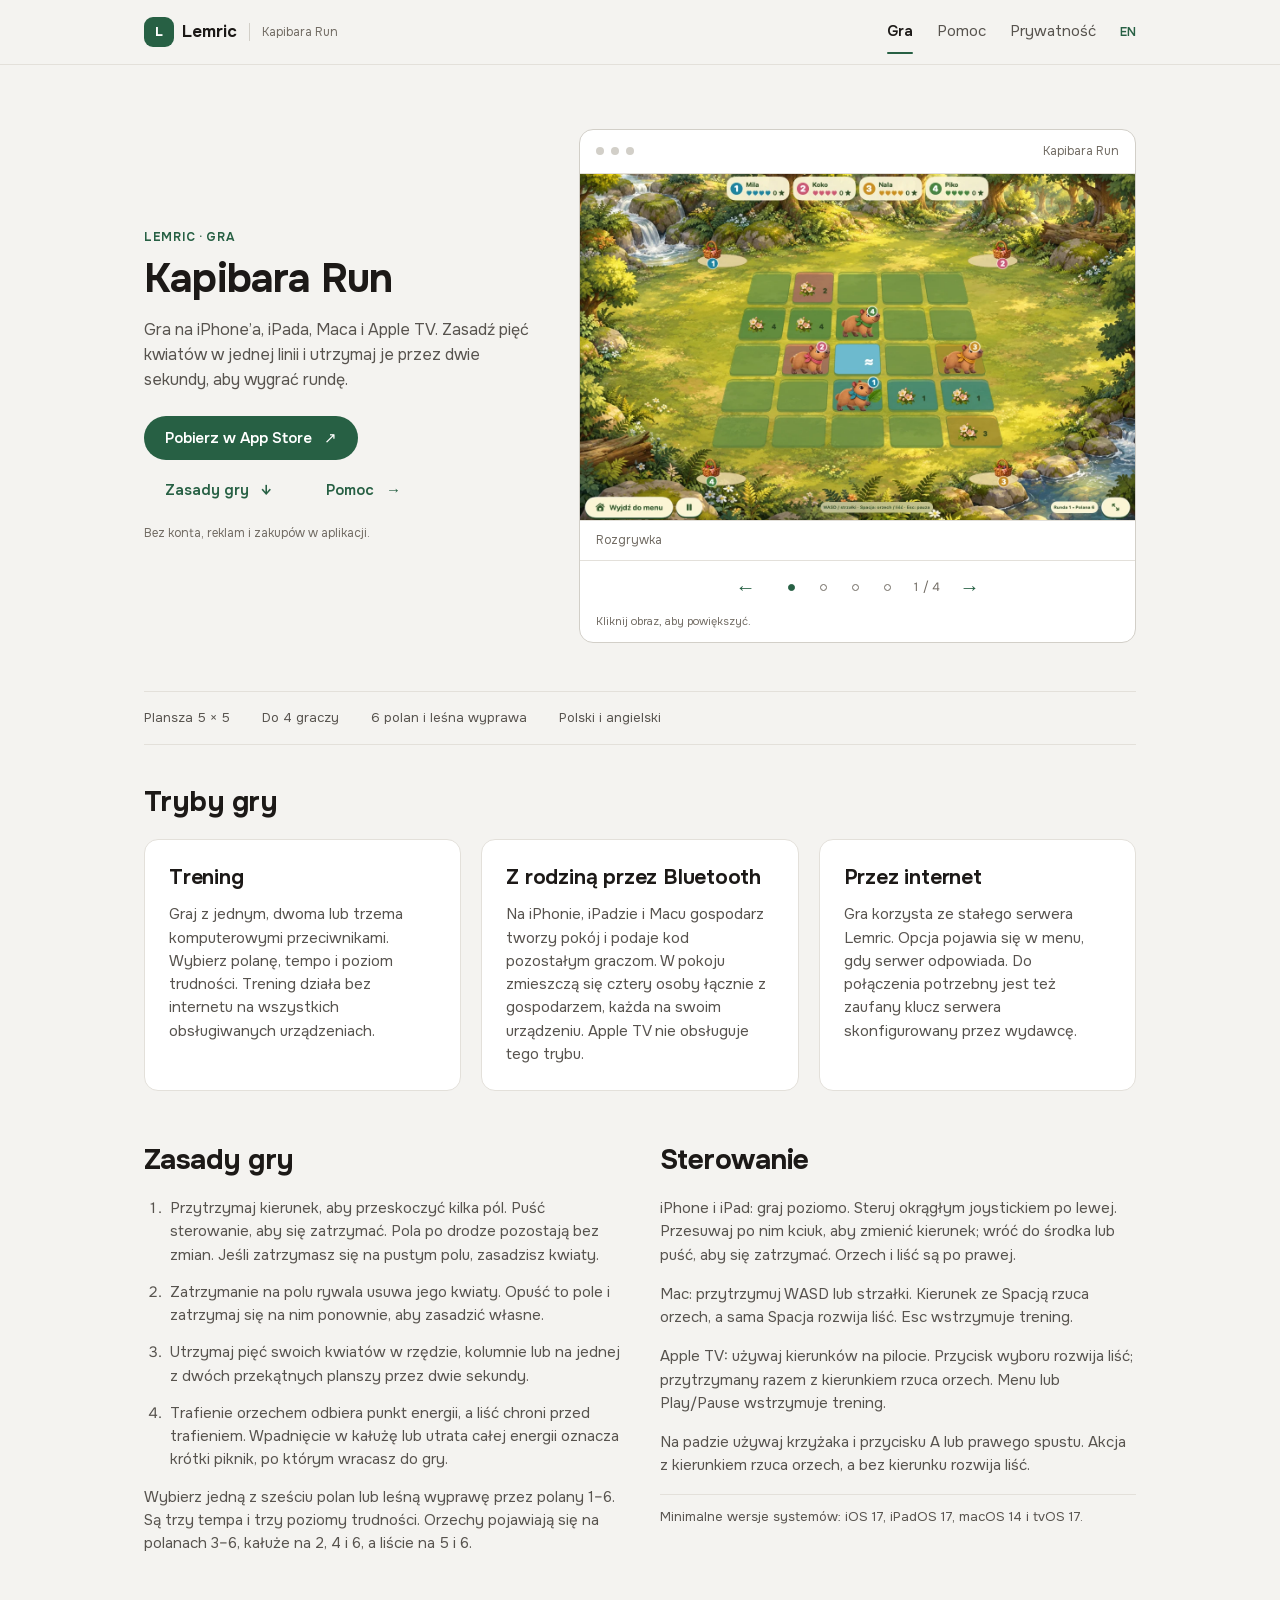
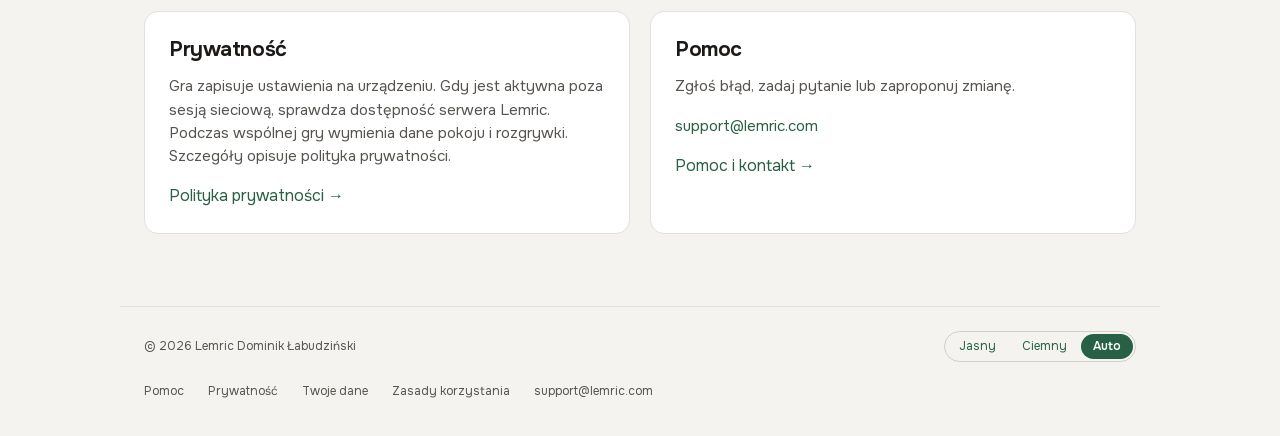
<file: index.html>
<!DOCTYPE html>

<html lang="pl">
<head>
<meta charset="utf-8"/>
<meta content="width=device-width, initial-scale=1" name="viewport"/>
<meta content="light dark" name="color-scheme"/>
<meta content="Kapibara Run na iPhone’a, iPada, Maca i Apple TV. Zasady gry, sterowanie, pomoc i polityka prywatności." name="description"/>
<meta content="strict-origin-when-cross-origin" name="referrer"/>
<meta content="website" property="og:type"/>
<meta content="Kapibara Run · Lemric" property="og:title"/>
<meta content="Kapibara Run na iPhone’a, iPada, Maca i Apple TV. Zasady gry, sterowanie, pomoc i polityka prywatności." property="og:description"/>
<title>Kapibara Run · Lemric</title>
<link href="assets/icon.png" rel="icon" type="image/png"/>
<link href="assets/style.css" rel="stylesheet"/>
<link href="en/index.html" hreflang="en" rel="alternate"/>
<link as="font" crossorigin="" href="assets/Onest-Latin.woff2" rel="preload" type="font/woff2"/><script src="assets/theme.js"></script></head>
<body>
<a class="skip" href="#main">Przejdź do treści</a>
<header class="masthead"><div class="masthead-inner"><a class="brand" href="index.html"><span aria-hidden="true" class="brand-mark">L</span><span>Lemric</span></a><span class="product-name">Kapibara Run</span><nav aria-label="Nawigacja główna"><a aria-current="page" href="index.html">Gra</a><a href="support.html">Pomoc</a><a href="privacy.html">Prywatność</a><a class="language" href="en/index.html" hreflang="en" lang="en">EN</a></nav></div></header>
<main class="site-main wrap" id="main"><section class="product-hero"><div class="hero-copy"><p class="eyebrow">LEMRIC · GRA</p><h1>Kapibara Run</h1><p class="lead">Gra na iPhone’a, iPada, Maca i Apple TV. Zasadź pięć kwiatów w jednej linii i utrzymaj je przez dwie sekundy, aby wygrać rundę.</p><div class="actions store-action"><a class="button" href="https://apps.apple.com/us/app/kapibararun/id6821658187">Pobierz w App Store<span aria-hidden="true">↗</span></a></div><div class="actions"><a class="button button-quiet" href="#game">Zasady gry<span aria-hidden="true">↓</span></a><a class="button button-quiet" href="support.html">Pomoc<span aria-hidden="true">→</span></a></div><p class="hero-note">Bez konta, reklam i zakupów w aplikacji.</p></div><section class="product-preview screenshot-carousel" data-carousel="" aria-label="Ekrany gry" aria-roledescription="karuzela">
<div class="preview-bar"><span aria-hidden="true"></span><span aria-hidden="true"></span><span aria-hidden="true"></span><small>Kapibara Run</small></div>
<div class="carousel-track" tabindex="0" aria-label="Zrzuty ekranu — przesuń lub użyj strzałek">
<figure class="carousel-slide" role="group" aria-roledescription="slajd" aria-label="1 z 4: Rozgrywka"><a href="assets/screenshots/pl/game.webp" aria-label="Powiększ: Rozgrywka"><img src="assets/screenshots/pl/game.webp" width="1280" height="800" alt="Plansza z czterema kapibarami, kwiatami i licznikiem energii" fetchpriority="high"/></a><figcaption>Rozgrywka</figcaption></figure>
<figure class="carousel-slide" role="group" aria-roledescription="slajd" aria-label="2 z 4: Menu główne"><a href="assets/screenshots/pl/menu.webp" aria-label="Powiększ: Menu główne"><img src="assets/screenshots/pl/menu.webp" width="1280" height="800" alt="Menu Kapibara Run z wyborem gry i ustawień" loading="lazy"/></a><figcaption>Menu główne</figcaption></figure>
<figure class="carousel-slide" role="group" aria-roledescription="slajd" aria-label="3 z 4: Wygrana runda"><a href="assets/screenshots/pl/win.webp" aria-label="Powiększ: Wygrana runda"><img src="assets/screenshots/pl/win.webp" width="1280" height="800" alt="Okno wygranej Mili po ułożeniu pięciu kwiatów w jednej linii" loading="lazy"/></a><figcaption>Wygrana runda</figcaption></figure>
<figure class="carousel-slide" role="group" aria-roledescription="slajd" aria-label="4 z 4: Pauza"><a href="assets/screenshots/pl/pause.webp" aria-label="Powiększ: Pauza"><img src="assets/screenshots/pl/pause.webp" width="1280" height="800" alt="Wstrzymana rozgrywka z przyciskami powrotu do gry i menu" loading="lazy"/></a><figcaption>Pauza</figcaption></figure>
</div>
<div class="carousel-controls"><button type="button" data-previous="" aria-label="Poprzedni ekran"><span aria-hidden="true">←</span></button><div class="carousel-dots" role="group" aria-label="Wybierz ekran">
<button type="button" data-slide="0" aria-label="Rozgrywka" aria-pressed="true"><span aria-hidden="true"></span></button>
<button type="button" data-slide="1" aria-label="Menu główne" aria-pressed="false"><span aria-hidden="true"></span></button>
<button type="button" data-slide="2" aria-label="Wygrana runda" aria-pressed="false"><span aria-hidden="true"></span></button>
<button type="button" data-slide="3" aria-label="Pauza" aria-pressed="false"><span aria-hidden="true"></span></button>
</div><span class="carousel-count" aria-live="polite" aria-atomic="true">1 / 4</span><button type="button" data-next="" aria-label="Następny ekran"><span aria-hidden="true">→</span></button></div>
<p class="carousel-hint">Kliknij obraz, aby powiększyć.</p>
<dialog class="screenshot-dialog" aria-label="Powiększony ekran gry"><div class="dialog-content"><button class="dialog-close" type="button" autofocus="">Zamknij <span aria-hidden="true">×</span></button><figure><img src="assets/screenshots/pl/game.webp" width="1280" height="800" alt="Plansza z czterema kapibarami, kwiatami i licznikiem energii" loading="lazy"/><figcaption>Rozgrywka</figcaption></figure></div></dialog>
</section></section>
<ul aria-label="Informacje o grze" class="feature-strip"><li>Plansza 5 × 5</li><li>Do 4 graczy</li><li>6 polan i leśna wyprawa</li><li>Polski i angielski</li></ul>
<section class="page-section"><h2>Tryby gry</h2><div class="cards-grid"><article class="info-card"><h3>Trening</h3><p>Graj z jednym, dwoma lub trzema komputerowymi przeciwnikami. Wybierz polanę, tempo i poziom trudności. Trening działa bez internetu na wszystkich obsługiwanych urządzeniach.</p></article><article class="info-card"><h3>Z rodziną przez Bluetooth</h3><p>Na iPhonie, iPadzie i Macu gospodarz tworzy pokój i podaje kod pozostałym graczom. W pokoju zmieszczą się cztery osoby łącznie z gospodarzem, każda na swoim urządzeniu. Apple TV nie obsługuje tego trybu.</p></article><article class="info-card"><h3>Przez internet</h3><p>Gra korzysta ze stałego serwera Lemric. Opcja pojawia się w menu, gdy serwer odpowiada. Do połączenia potrzebny jest też zaufany klucz serwera skonfigurowany przez wydawcę.</p></article></div></section>
<section class="page-section rules-layout" id="game"><div><h2>Zasady gry</h2><ol class="rules-list"><li>Przytrzymaj kierunek, aby przeskoczyć kilka pól. Puść sterowanie, aby się zatrzymać. Pola po drodze pozostają bez zmian. Jeśli zatrzymasz się na pustym polu, zasadzisz kwiaty.</li><li>Zatrzymanie na polu rywala usuwa jego kwiaty. Opuść to pole i zatrzymaj się na nim ponownie, aby zasadzić własne.</li><li>Utrzymaj pięć swoich kwiatów w rzędzie, kolumnie lub na jednej z dwóch przekątnych planszy przez dwie sekundy.</li><li>Trafienie orzechem odbiera punkt energii, a liść chroni przed trafieniem. Wpadnięcie w kałużę lub utrata całej energii oznacza krótki piknik, po którym wracasz do gry.</li></ol><p>Wybierz jedną z sześciu polan lub leśną wyprawę przez polany 1–6. Są trzy tempa i trzy poziomy trudności. Orzechy pojawiają się na polanach 3–6, kałuże na 2, 4 i 6, a liście na 5 i 6.</p></div><div><h2>Sterowanie</h2><p>iPhone i iPad: graj poziomo. Steruj okrągłym joystickiem po lewej. Przesuwaj po nim kciuk, aby zmienić kierunek; wróć do środka lub puść, aby się zatrzymać. Orzech i liść są po prawej.</p><p>Mac: przytrzymuj WASD lub strzałki. Kierunek ze Spacją rzuca orzech, a sama Spacja rozwija liść. Esc wstrzymuje trening.</p><p>Apple TV: używaj kierunków na pilocie. Przycisk wyboru rozwija liść; przytrzymany razem z kierunkiem rzuca orzech. Menu lub Play/Pause wstrzymuje trening.</p><p>Na padzie używaj krzyżaka i przycisku A lub prawego spustu. Akcja z kierunkiem rzuca orzech, a bez kierunku rozwija liść.</p><p class="requirements">Minimalne wersje systemów: iOS 17, iPadOS 17, macOS 14 i tvOS 17.</p></div></section>
<section class="page-section details-grid"><article class="info-card"><h2>Prywatność</h2><p>Gra zapisuje ustawienia na urządzeniu. Gdy jest aktywna poza sesją sieciową, sprawdza dostępność serwera Lemric. Podczas wspólnej gry wymienia dane pokoju i rozgrywki. Szczegóły opisuje polityka prywatności.</p><a href="privacy.html">Polityka prywatności <span aria-hidden="true">→</span></a></article><article class="info-card"><h2>Pomoc</h2><p>Zgłoś błąd, zadaj pytanie lub zaproponuj zmianę.</p><p><a href="mailto:support@lemric.com">support@lemric.com</a></p><a href="support.html">Pomoc i kontakt <span aria-hidden="true">→</span></a></article></section></main>
<footer class="footer wrap"><div class="footer-top"><p>© 2026 Lemric Dominik Łabudziński</p><div aria-label="Motyw strony" class="theme-switcher" role="group"><button aria-pressed="false" data-theme-choice="light" type="button">Jasny</button><button aria-pressed="false" data-theme-choice="dark" type="button">Ciemny</button><button aria-pressed="true" data-theme-choice="auto" type="button">Auto</button></div></div><nav aria-label="Stopka" class="footer-links"><a href="support.html">Pomoc</a><a href="privacy.html">Prywatność</a><a href="privacy-choices.html">Twoje dane</a><a href="terms.html">Zasady korzystania</a><a href="mailto:support@lemric.com">support@lemric.com</a></nav></footer>
<script src="assets/carousel.js"></script>
</body>
</html>
</file>
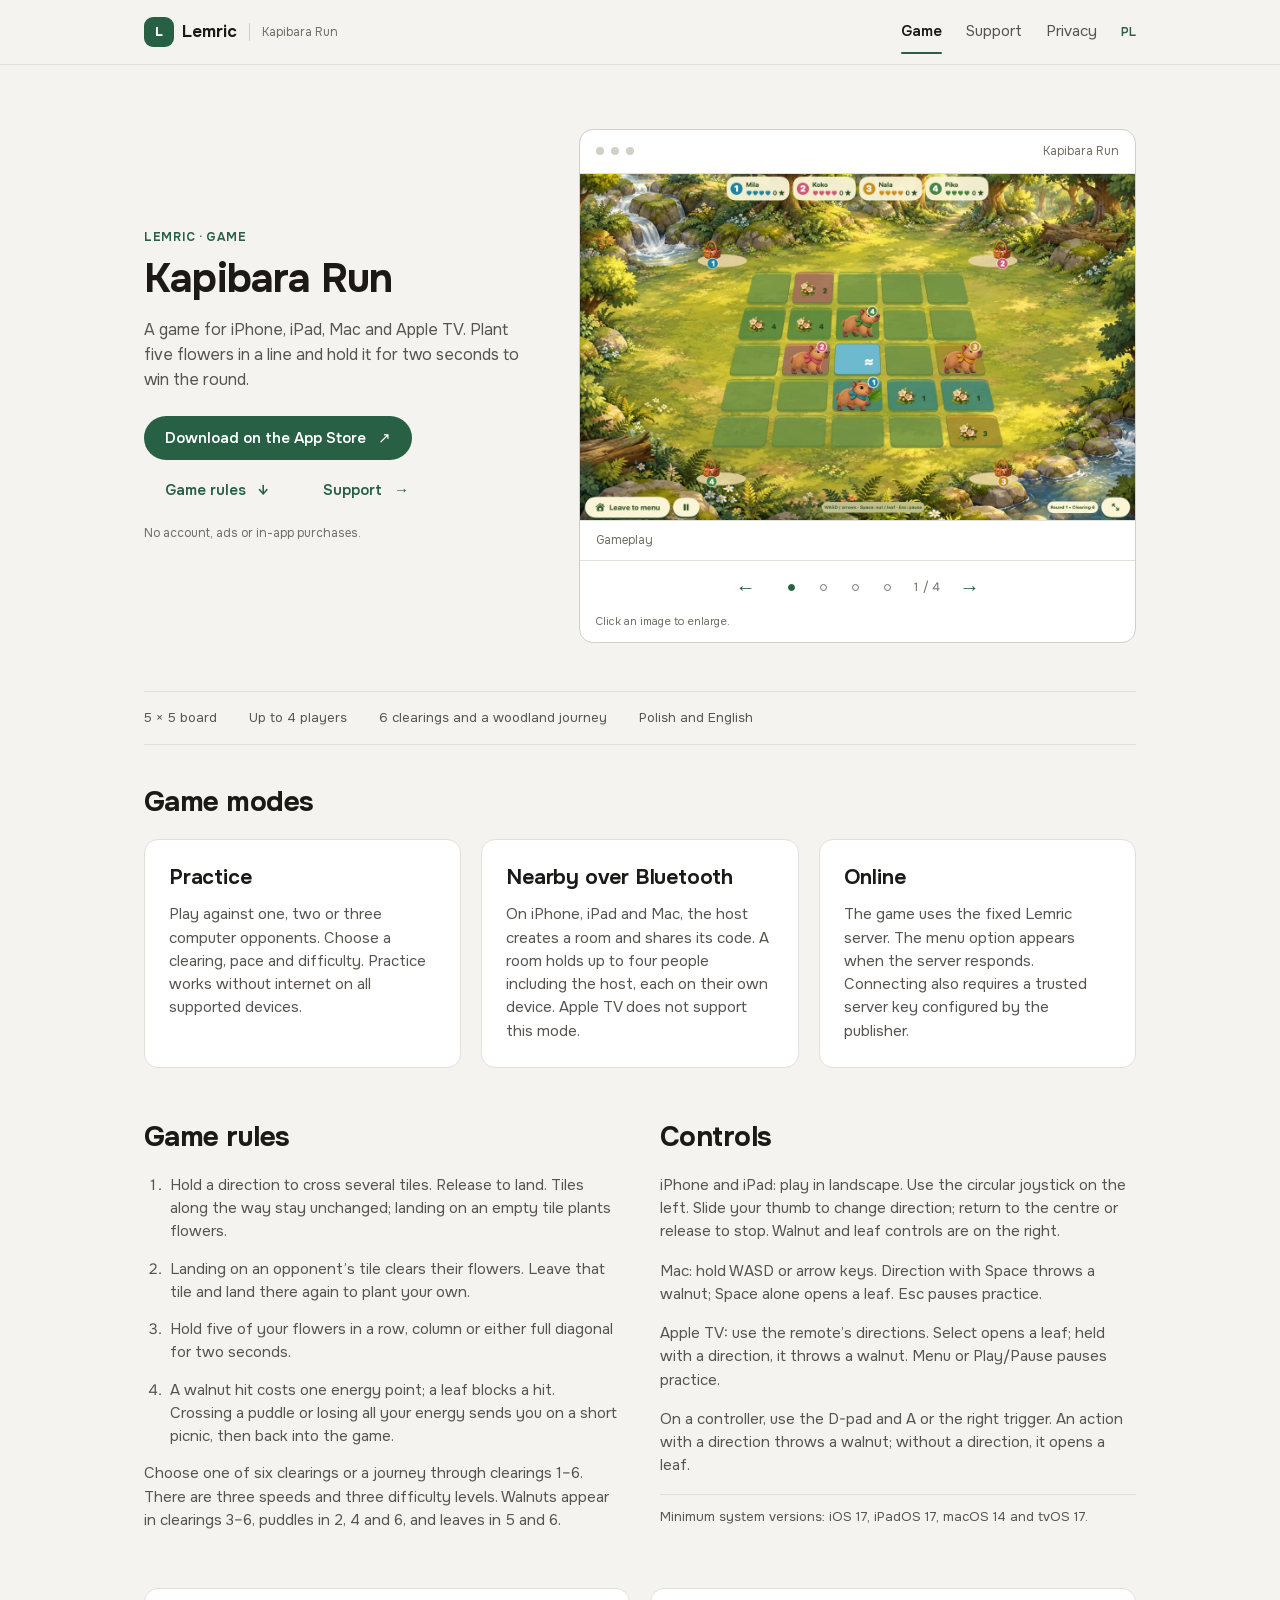
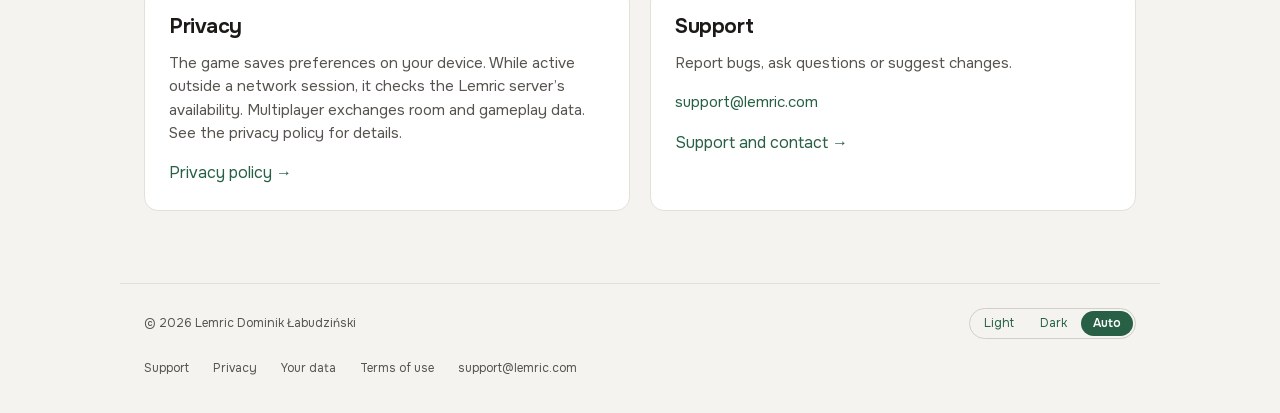
<file: en/index.html>
<!DOCTYPE html>

<html lang="en">
<head>
<meta charset="utf-8"/>
<meta content="width=device-width, initial-scale=1" name="viewport"/>
<meta content="light dark" name="color-scheme"/>
<meta content="Kapibara Run for iPhone, iPad, Mac and Apple TV. Game rules, controls, support and privacy policy." name="description"/>
<meta content="strict-origin-when-cross-origin" name="referrer"/>
<meta content="website" property="og:type"/>
<meta content="Kapibara Run · Lemric" property="og:title"/>
<meta content="Kapibara Run for iPhone, iPad, Mac and Apple TV. Game rules, controls, support and privacy policy." property="og:description"/>
<title>Kapibara Run · Lemric</title>
<link href="../assets/icon.png" rel="icon" type="image/png"/>
<link href="../assets/style.css" rel="stylesheet"/>
<link href="../index.html" hreflang="pl" rel="alternate"/>
<link as="font" crossorigin="" href="../assets/Onest-Latin.woff2" rel="preload" type="font/woff2"/><script src="../assets/theme.js"></script></head>
<body>
<a class="skip" href="#main">Skip to content</a>
<header class="masthead"><div class="masthead-inner"><a class="brand" href="index.html"><span aria-hidden="true" class="brand-mark">L</span><span>Lemric</span></a><span class="product-name">Kapibara Run</span><nav aria-label="Main navigation"><a aria-current="page" href="index.html">Game</a><a href="support.html">Support</a><a href="privacy.html">Privacy</a><a class="language" href="../index.html" hreflang="pl" lang="pl">PL</a></nav></div></header>
<main class="site-main wrap" id="main"><section class="product-hero"><div class="hero-copy"><p class="eyebrow">LEMRIC · GAME</p><h1>Kapibara Run</h1><p class="lead">A game for iPhone, iPad, Mac and Apple TV. Plant five flowers in a line and hold it for two seconds to win the round.</p><div class="actions store-action"><a class="button" href="https://apps.apple.com/us/app/kapibararun/id6821658187">Download on the App Store<span aria-hidden="true">↗</span></a></div><div class="actions"><a class="button button-quiet" href="#game">Game rules<span aria-hidden="true">↓</span></a><a class="button button-quiet" href="support.html">Support<span aria-hidden="true">→</span></a></div><p class="hero-note">No account, ads or in-app purchases.</p></div><section class="product-preview screenshot-carousel" data-carousel="" aria-label="Game screenshots" aria-roledescription="carousel">
<div class="preview-bar"><span aria-hidden="true"></span><span aria-hidden="true"></span><span aria-hidden="true"></span><small>Kapibara Run</small></div>
<div class="carousel-track" tabindex="0" aria-label="Screenshots — swipe or use arrow keys">
<figure class="carousel-slide" role="group" aria-roledescription="slide" aria-label="1 of 4: Gameplay"><a href="../assets/screenshots/en/game.webp" aria-label="Enlarge: Gameplay"><img src="../assets/screenshots/en/game.webp" width="1280" height="800" alt="Game board with four capybaras, flowers and energy indicators" fetchpriority="high"/></a><figcaption>Gameplay</figcaption></figure>
<figure class="carousel-slide" role="group" aria-roledescription="slide" aria-label="2 of 4: Main menu"><a href="../assets/screenshots/en/menu.webp" aria-label="Enlarge: Main menu"><img src="../assets/screenshots/en/menu.webp" width="1280" height="800" alt="Kapibara Run main menu with play and settings controls" loading="lazy"/></a><figcaption>Main menu</figcaption></figure>
<figure class="carousel-slide" role="group" aria-roledescription="slide" aria-label="3 of 4: Round won"><a href="../assets/screenshots/en/win.webp" aria-label="Enlarge: Round won"><img src="../assets/screenshots/en/win.webp" width="1280" height="800" alt="Mila’s victory after holding five flowers in a line" loading="lazy"/></a><figcaption>Round won</figcaption></figure>
<figure class="carousel-slide" role="group" aria-roledescription="slide" aria-label="4 of 4: Pause"><a href="../assets/screenshots/en/pause.webp" aria-label="Enlarge: Pause"><img src="../assets/screenshots/en/pause.webp" width="1280" height="800" alt="Paused game with resume and main menu controls" loading="lazy"/></a><figcaption>Pause</figcaption></figure>
</div>
<div class="carousel-controls"><button type="button" data-previous="" aria-label="Previous screenshot"><span aria-hidden="true">←</span></button><div class="carousel-dots" role="group" aria-label="Choose screenshot">
<button type="button" data-slide="0" aria-label="Gameplay" aria-pressed="true"><span aria-hidden="true"></span></button>
<button type="button" data-slide="1" aria-label="Main menu" aria-pressed="false"><span aria-hidden="true"></span></button>
<button type="button" data-slide="2" aria-label="Round won" aria-pressed="false"><span aria-hidden="true"></span></button>
<button type="button" data-slide="3" aria-label="Pause" aria-pressed="false"><span aria-hidden="true"></span></button>
</div><span class="carousel-count" aria-live="polite" aria-atomic="true">1 / 4</span><button type="button" data-next="" aria-label="Next screenshot"><span aria-hidden="true">→</span></button></div>
<p class="carousel-hint">Click an image to enlarge.</p>
<dialog class="screenshot-dialog" aria-label="Enlarged game screenshot"><div class="dialog-content"><button class="dialog-close" type="button" autofocus="">Close <span aria-hidden="true">×</span></button><figure><img src="../assets/screenshots/en/game.webp" width="1280" height="800" alt="Game board with four capybaras, flowers and energy indicators" loading="lazy"/><figcaption>Gameplay</figcaption></figure></div></dialog>
</section></section>
<ul aria-label="Game information" class="feature-strip"><li>5 × 5 board</li><li>Up to 4 players</li><li>6 clearings and a woodland journey</li><li>Polish and English</li></ul>
<section class="page-section"><h2>Game modes</h2><div class="cards-grid"><article class="info-card"><h3>Practice</h3><p>Play against one, two or three computer opponents. Choose a clearing, pace and difficulty. Practice works without internet on all supported devices.</p></article><article class="info-card"><h3>Nearby over Bluetooth</h3><p>On iPhone, iPad and Mac, the host creates a room and shares its code. A room holds up to four people including the host, each on their own device. Apple TV does not support this mode.</p></article><article class="info-card"><h3>Online</h3><p>The game uses the fixed Lemric server. The menu option appears when the server responds. Connecting also requires a trusted server key configured by the publisher.</p></article></div></section>
<section class="page-section rules-layout" id="game"><div><h2>Game rules</h2><ol class="rules-list"><li>Hold a direction to cross several tiles. Release to land. Tiles along the way stay unchanged; landing on an empty tile plants flowers.</li><li>Landing on an opponent’s tile clears their flowers. Leave that tile and land there again to plant your own.</li><li>Hold five of your flowers in a row, column or either full diagonal for two seconds.</li><li>A walnut hit costs one energy point; a leaf blocks a hit. Crossing a puddle or losing all your energy sends you on a short picnic, then back into the game.</li></ol><p>Choose one of six clearings or a journey through clearings 1–6. There are three speeds and three difficulty levels. Walnuts appear in clearings 3–6, puddles in 2, 4 and 6, and leaves in 5 and 6.</p></div><div><h2>Controls</h2><p>iPhone and iPad: play in landscape. Use the circular joystick on the left. Slide your thumb to change direction; return to the centre or release to stop. Walnut and leaf controls are on the right.</p><p>Mac: hold WASD or arrow keys. Direction with Space throws a walnut; Space alone opens a leaf. Esc pauses practice.</p><p>Apple TV: use the remote’s directions. Select opens a leaf; held with a direction, it throws a walnut. Menu or Play/Pause pauses practice.</p><p>On a controller, use the D-pad and A or the right trigger. An action with a direction throws a walnut; without a direction, it opens a leaf.</p><p class="requirements">Minimum system versions: iOS 17, iPadOS 17, macOS 14 and tvOS 17.</p></div></section>
<section class="page-section details-grid"><article class="info-card"><h2>Privacy</h2><p>The game saves preferences on your device. While active outside a network session, it checks the Lemric server’s availability. Multiplayer exchanges room and gameplay data. See the privacy policy for details.</p><a href="privacy.html">Privacy policy <span aria-hidden="true">→</span></a></article><article class="info-card"><h2>Support</h2><p>Report bugs, ask questions or suggest changes.</p><p><a href="mailto:support@lemric.com">support@lemric.com</a></p><a href="support.html">Support and contact <span aria-hidden="true">→</span></a></article></section></main>
<footer class="footer wrap"><div class="footer-top"><p>© 2026 Lemric Dominik Łabudziński</p><div aria-label="Colour theme" class="theme-switcher" role="group"><button aria-pressed="false" data-theme-choice="light" type="button">Light</button><button aria-pressed="false" data-theme-choice="dark" type="button">Dark</button><button aria-pressed="true" data-theme-choice="auto" type="button">Auto</button></div></div><nav aria-label="Footer" class="footer-links"><a href="support.html">Support</a><a href="privacy.html">Privacy</a><a href="privacy-choices.html">Your data</a><a href="terms.html">Terms of use</a><a href="mailto:support@lemric.com">support@lemric.com</a></nav></footer>
<script src="../assets/carousel.js"></script>
</body>
</html>
</file>
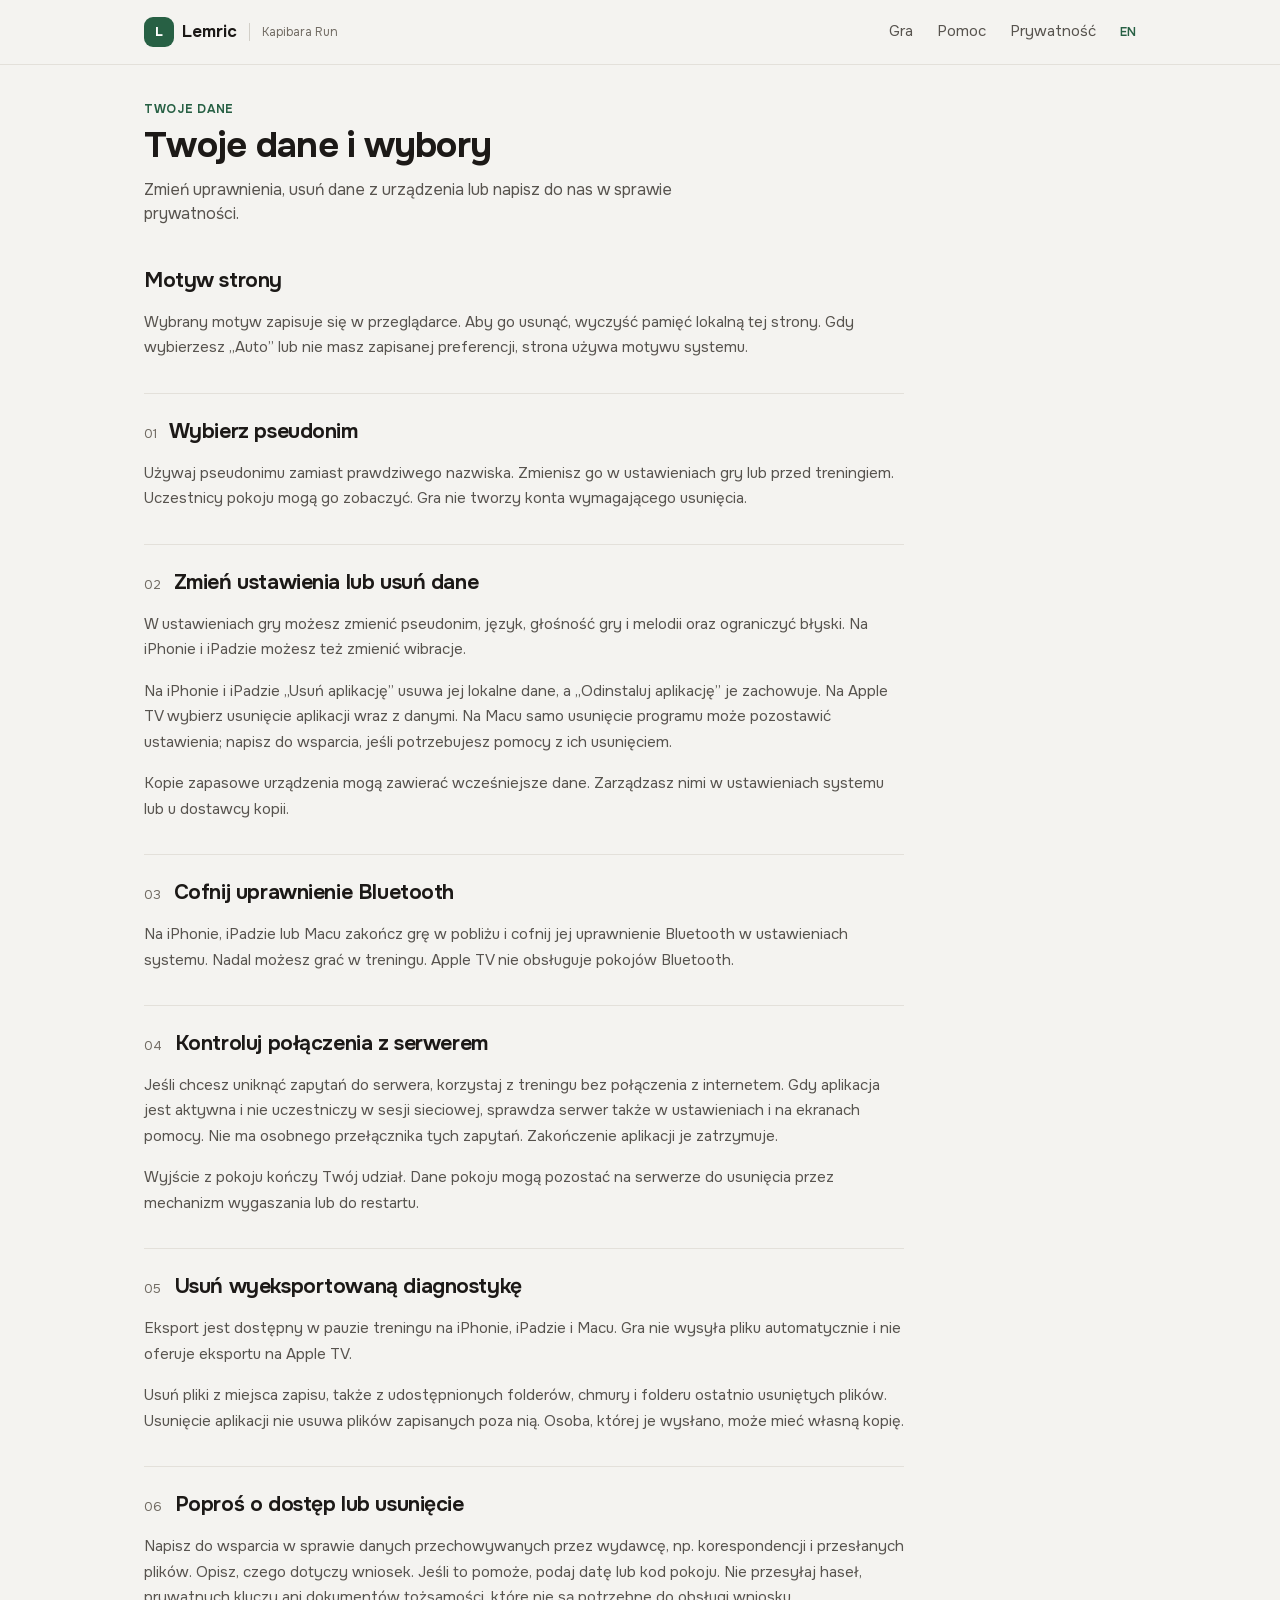
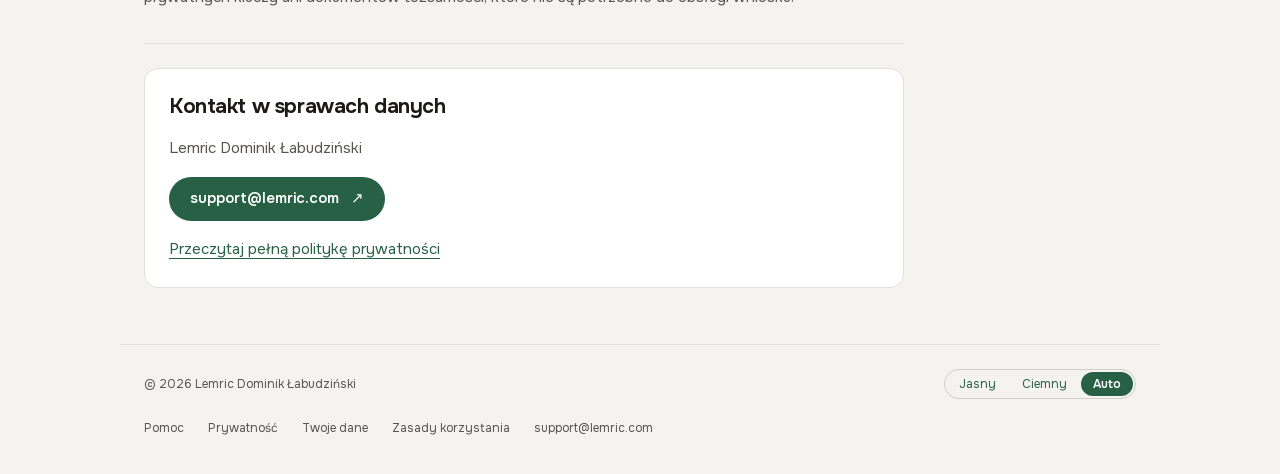
<file: privacy-choices.html>
<!DOCTYPE html>

<html lang="pl">
<head>
<meta charset="utf-8"/>
<meta content="width=device-width, initial-scale=1" name="viewport"/>
<meta content="light dark" name="color-scheme"/>
<meta content="Jak zmienić uprawnienia i ustawienia Kapibara Run, usunąć lokalne dane lub skontaktować się z wydawcą w sprawie prywatności." name="description"/>
<meta content="strict-origin-when-cross-origin" name="referrer"/>
<meta content="website" property="og:type"/>
<meta content="Twoje dane i wybory · Kapibara Run" property="og:title"/>
<meta content="Jak zmienić uprawnienia i ustawienia Kapibara Run, usunąć lokalne dane lub skontaktować się z wydawcą w sprawie prywatności." property="og:description"/>
<title>Twoje dane i wybory · Kapibara Run</title>
<link href="assets/icon.png" rel="icon" type="image/png"/>
<link href="assets/style.css" rel="stylesheet"/>
<link href="en/privacy-choices.html" hreflang="en" rel="alternate"/>
<link as="font" crossorigin="" href="assets/Onest-Latin.woff2" rel="preload" type="font/woff2"/><script src="assets/theme.js"></script></head>
<body>
<a class="skip" href="#main">Przejdź do treści</a>
<header class="masthead"><div class="masthead-inner"><a class="brand" href="index.html"><span aria-hidden="true" class="brand-mark">L</span><span>Lemric</span></a><span class="product-name">Kapibara Run</span><nav aria-label="Nawigacja główna"><a href="index.html">Gra</a><a href="support.html">Pomoc</a><a href="privacy.html">Prywatność</a><a class="language" href="en/privacy-choices.html" hreflang="en" lang="en">EN</a></nav></div></header>
<main class="site-main wrap" id="main"><section class="page-heading"><p class="eyebrow">TWOJE DANE</p><h1>Twoje dane i wybory</h1><p class="lead">Zmień uprawnienia, usuń dane z urządzenia lub napisz do nas w sprawie prywatności.</p></section><article class="legal narrow"><section><h2>Motyw strony</h2><p>Wybrany motyw zapisuje się w przeglądarce. Aby go usunąć, wyczyść pamięć lokalną tej strony. Gdy wybierzesz „Auto” lub nie masz zapisanej preferencji, strona używa motywu systemu.</p></section><section><h2><span>01</span> Wybierz pseudonim</h2><p>Używaj pseudonimu zamiast prawdziwego nazwiska. Zmienisz go w ustawieniach gry lub przed treningiem. Uczestnicy pokoju mogą go zobaczyć. Gra nie tworzy konta wymagającego usunięcia.</p></section><section><h2><span>02</span> Zmień ustawienia lub usuń dane</h2><p>W ustawieniach gry możesz zmienić pseudonim, język, głośność gry i melodii oraz ograniczyć błyski. Na iPhonie i iPadzie możesz też zmienić wibracje.</p><p>Na iPhonie i iPadzie „Usuń aplikację” usuwa jej lokalne dane, a „Odinstaluj aplikację” je zachowuje. Na Apple TV wybierz usunięcie aplikacji wraz z danymi. Na Macu samo usunięcie programu może pozostawić ustawienia; napisz do wsparcia, jeśli potrzebujesz pomocy z ich usunięciem.</p><p>Kopie zapasowe urządzenia mogą zawierać wcześniejsze dane. Zarządzasz nimi w ustawieniach systemu lub u dostawcy kopii.</p></section><section><h2><span>03</span> Cofnij uprawnienie Bluetooth</h2><p>Na iPhonie, iPadzie lub Macu zakończ grę w pobliżu i cofnij jej uprawnienie Bluetooth w ustawieniach systemu. Nadal możesz grać w treningu. Apple TV nie obsługuje pokojów Bluetooth.</p></section><section><h2><span>04</span> Kontroluj połączenia z serwerem</h2><p>Jeśli chcesz uniknąć zapytań do serwera, korzystaj z treningu bez połączenia z internetem. Gdy aplikacja jest aktywna i nie uczestniczy w sesji sieciowej, sprawdza serwer także w ustawieniach i na ekranach pomocy. Nie ma osobnego przełącznika tych zapytań. Zakończenie aplikacji je zatrzymuje.</p><p>Wyjście z pokoju kończy Twój udział. Dane pokoju mogą pozostać na serwerze do usunięcia przez mechanizm wygaszania lub do restartu.</p></section><section><h2><span>05</span> Usuń wyeksportowaną diagnostykę</h2><p>Eksport jest dostępny w pauzie treningu na iPhonie, iPadzie i Macu. Gra nie wysyła pliku automatycznie i nie oferuje eksportu na Apple TV.</p><p>Usuń pliki z miejsca zapisu, także z udostępnionych folderów, chmury i folderu ostatnio usuniętych plików. Usunięcie aplikacji nie usuwa plików zapisanych poza nią. Osoba, której je wysłano, może mieć własną kopię.</p></section><section><h2><span>06</span> Poproś o dostęp lub usunięcie</h2><p>Napisz do wsparcia w sprawie danych przechowywanych przez wydawcę, np. korespondencji i przesłanych plików. Opisz, czego dotyczy wniosek. Jeśli to pomoże, podaj datę lub kod pokoju. Nie przesyłaj haseł, prywatnych kluczy ani dokumentów tożsamości, które nie są potrzebne do obsługi wniosku.</p></section><div class="legal-contact"><h2>Kontakt w sprawach danych</h2><p>Lemric Dominik Łabudziński</p><a class="button" href="mailto:support@lemric.com?subject=Kapibara%20Run%20%E2%80%94%20Prywatno%C5%9B%C4%87">support@lemric.com <span aria-hidden="true">↗</span></a><p><a href="privacy.html">Przeczytaj pełną politykę prywatności</a></p></div></article></main>
<footer class="footer wrap"><div class="footer-top"><p>© 2026 Lemric Dominik Łabudziński</p><div aria-label="Motyw strony" class="theme-switcher" role="group"><button aria-pressed="false" data-theme-choice="light" type="button">Jasny</button><button aria-pressed="false" data-theme-choice="dark" type="button">Ciemny</button><button aria-pressed="true" data-theme-choice="auto" type="button">Auto</button></div></div><nav aria-label="Stopka" class="footer-links"><a href="support.html">Pomoc</a><a href="privacy.html">Prywatność</a><a href="privacy-choices.html">Twoje dane</a><a href="terms.html">Zasady korzystania</a><a href="mailto:support@lemric.com">support@lemric.com</a></nav></footer>
</body>
</html>
</file>
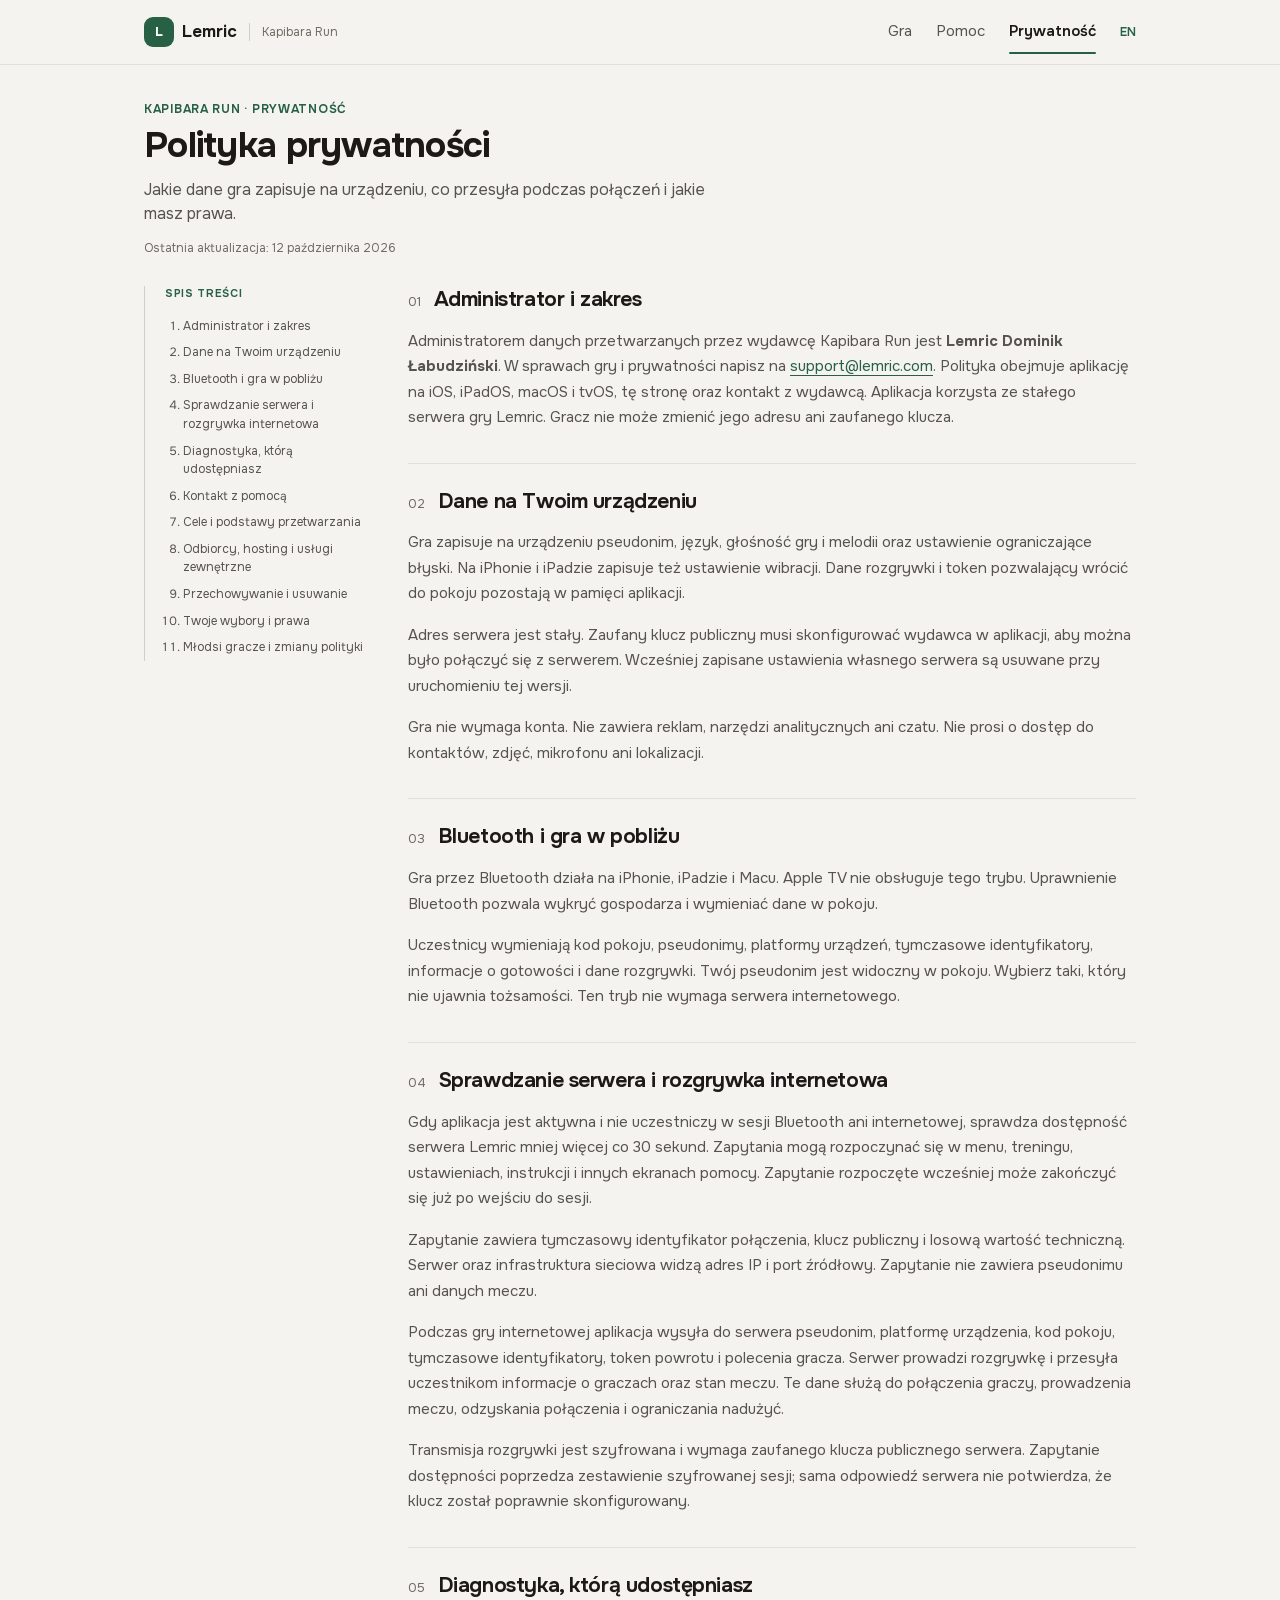
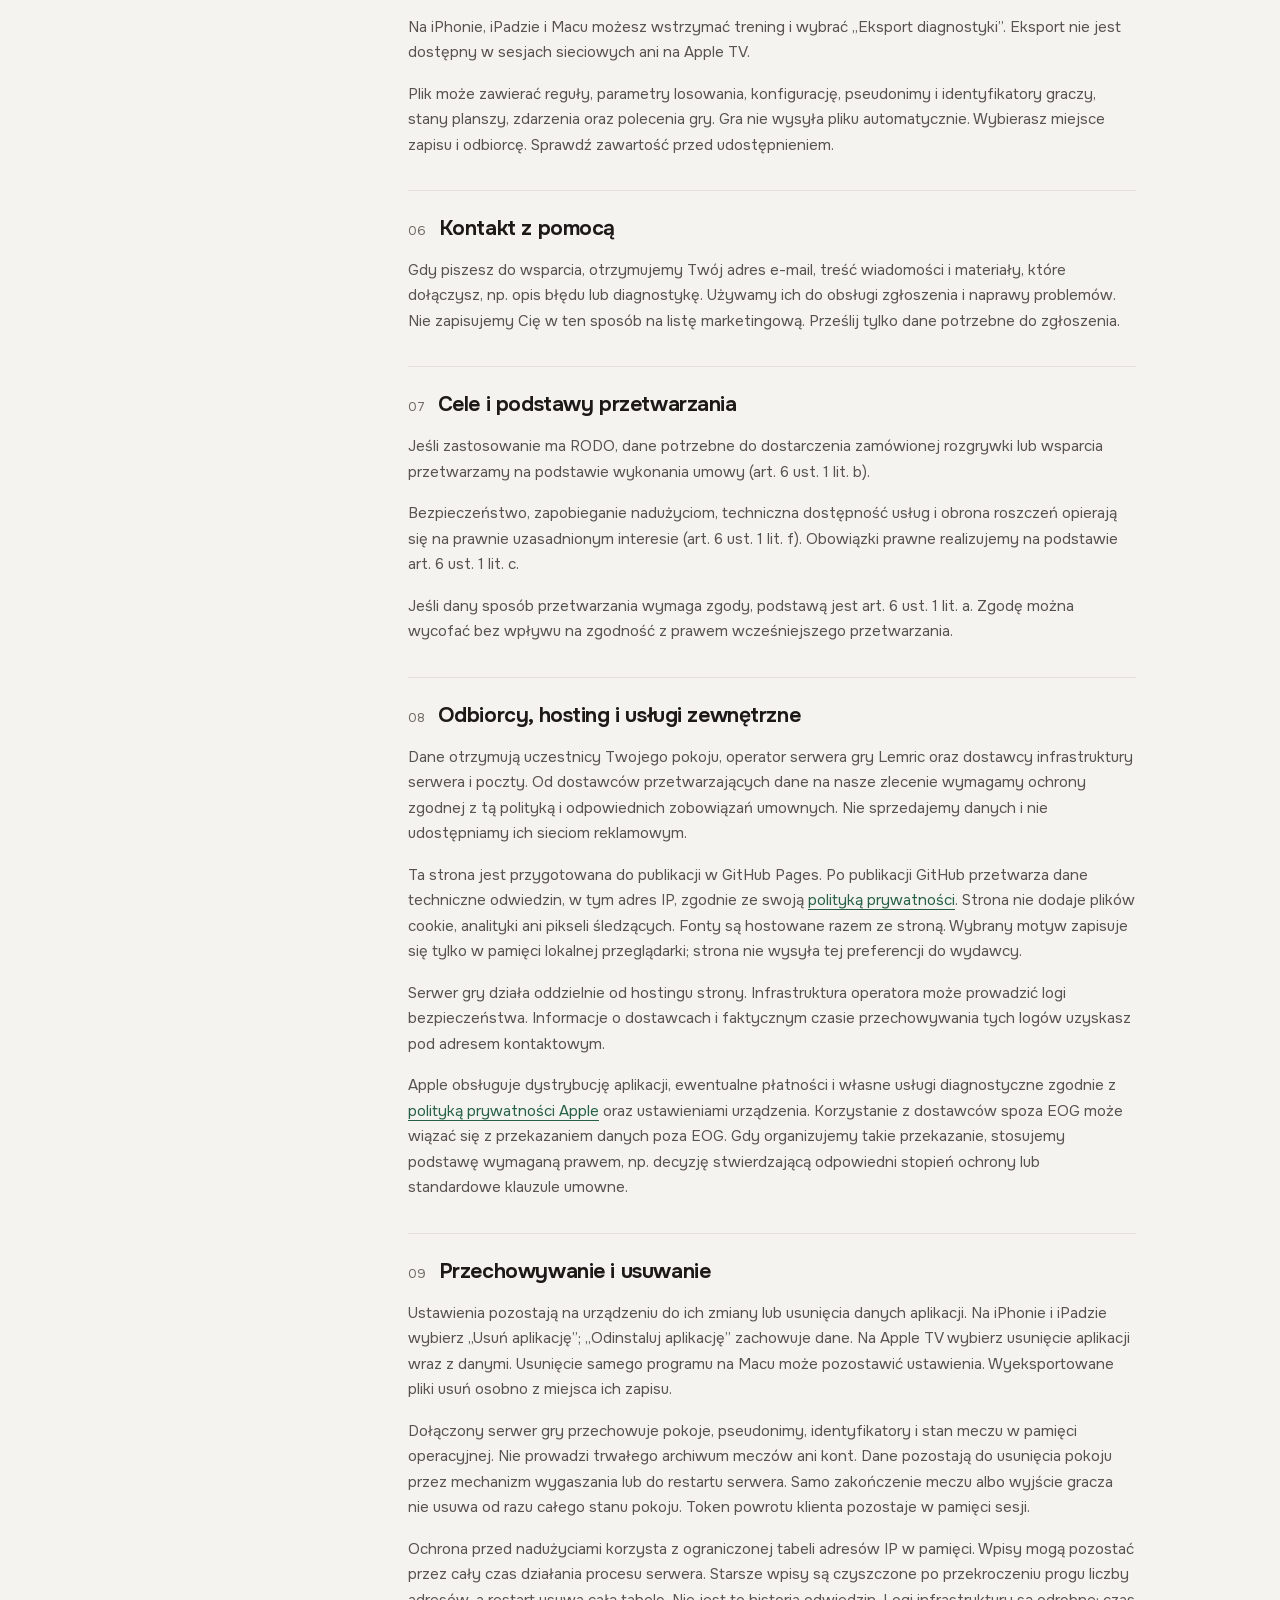
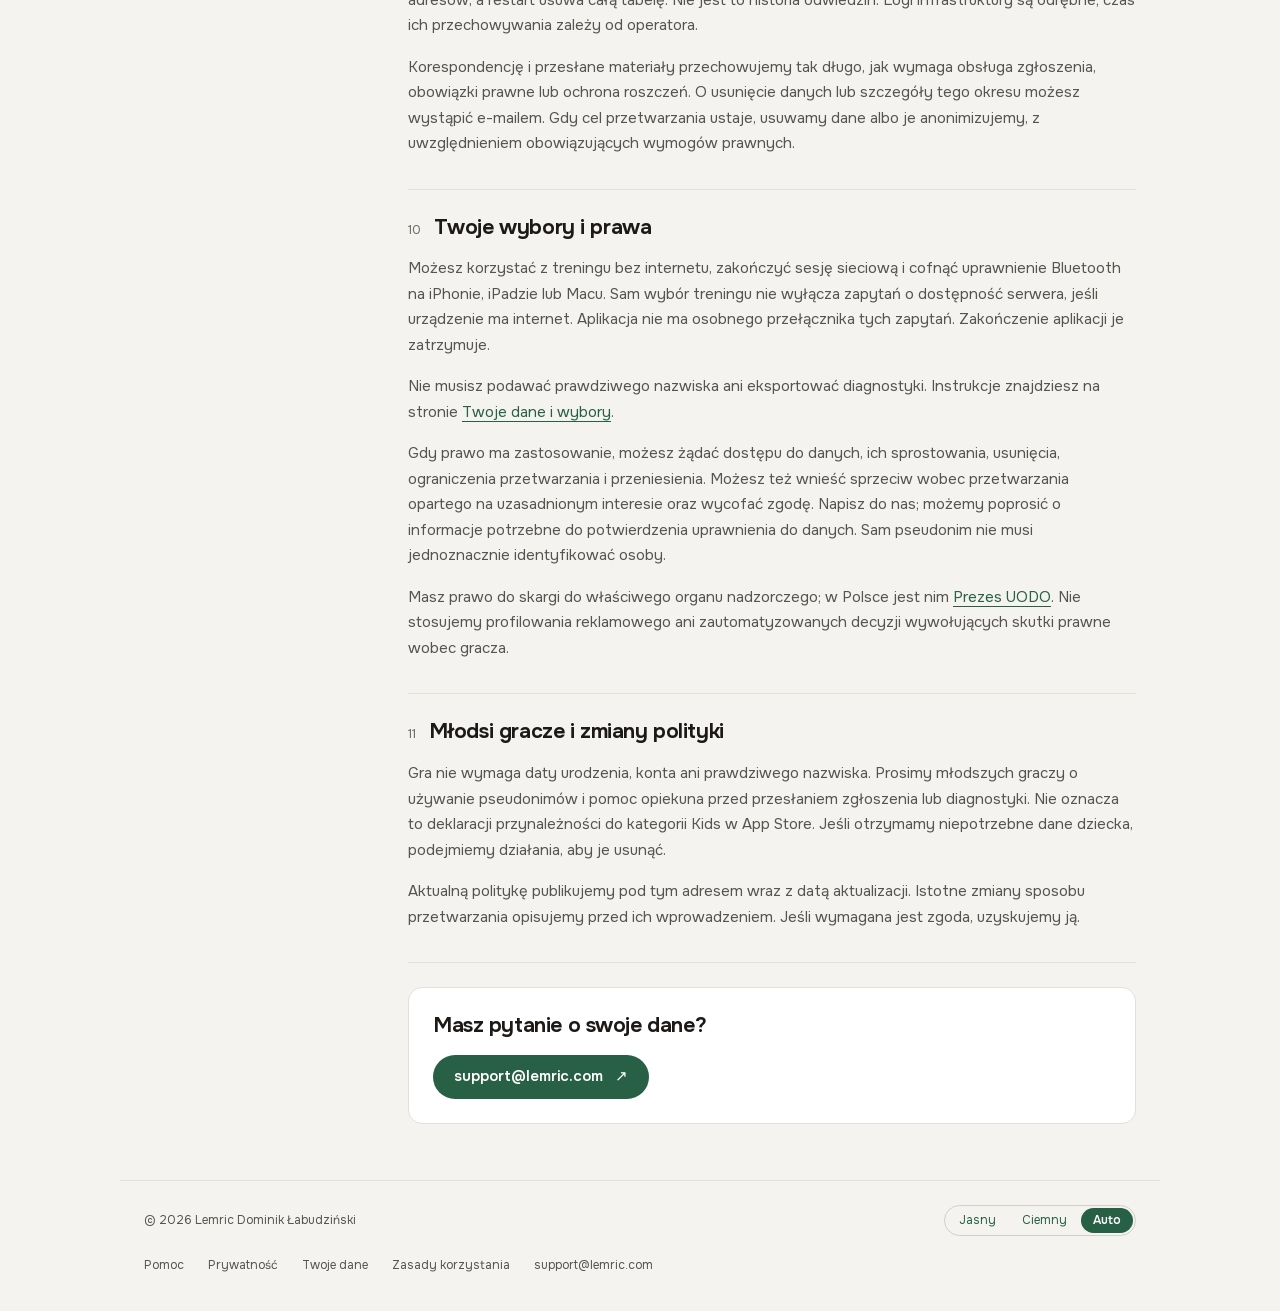
<file: privacy.html>
<!DOCTYPE html>

<html lang="pl">
<head>
<meta charset="utf-8"/>
<meta content="width=device-width, initial-scale=1" name="viewport"/>
<meta content="light dark" name="color-scheme"/>
<meta content="Polityka prywatności Kapibara Run na iOS, iPadOS, macOS i tvOS. Dane na urządzeniu, Bluetooth, połączenia z serwerem i kontakt z wydawcą." name="description"/>
<meta content="strict-origin-when-cross-origin" name="referrer"/>
<meta content="website" property="og:type"/>
<meta content="Polityka prywatności · Kapibara Run" property="og:title"/>
<meta content="Polityka prywatności Kapibara Run na iOS, iPadOS, macOS i tvOS. Dane na urządzeniu, Bluetooth, połączenia z serwerem i kontakt z wydawcą." property="og:description"/>
<title>Polityka prywatności · Kapibara Run</title>
<link href="assets/icon.png" rel="icon" type="image/png"/>
<link href="assets/style.css" rel="stylesheet"/>
<link href="en/privacy.html" hreflang="en" rel="alternate"/>
<link as="font" crossorigin="" href="assets/Onest-Latin.woff2" rel="preload" type="font/woff2"/><script src="assets/theme.js"></script></head>
<body>
<a class="skip" href="#main">Przejdź do treści</a>
<header class="masthead"><div class="masthead-inner"><a class="brand" href="index.html"><span aria-hidden="true" class="brand-mark">L</span><span>Lemric</span></a><span class="product-name">Kapibara Run</span><nav aria-label="Nawigacja główna"><a href="index.html">Gra</a><a href="support.html">Pomoc</a><a aria-current="page" href="privacy.html">Prywatność</a><a class="language" href="en/privacy.html" hreflang="en" lang="en">EN</a></nav></div></header>
<main class="site-main wrap" id="main"><section class="page-heading"><p class="eyebrow">KAPIBARA RUN · PRYWATNOŚĆ</p><h1>Polityka prywatności</h1><p class="lead">Jakie dane gra zapisuje na urządzeniu, co przesyła podczas połączeń i jakie masz prawa.</p><p class="updated">Ostatnia aktualizacja: 12 października 2026</p></section><div class="legal-layout"><aside class="contents"><p class="eyebrow">SPIS TREŚCI</p><ol><li><a href="#section-1">Administrator i zakres</a></li><li><a href="#section-2">Dane na Twoim urządzeniu</a></li><li><a href="#section-3">Bluetooth i gra w pobliżu</a></li><li><a href="#section-4">Sprawdzanie serwera i rozgrywka internetowa</a></li><li><a href="#section-5">Diagnostyka, którą udostępniasz</a></li><li><a href="#section-6">Kontakt z pomocą</a></li><li><a href="#section-7">Cele i podstawy przetwarzania</a></li><li><a href="#section-8">Odbiorcy, hosting i usługi zewnętrzne</a></li><li><a href="#section-9">Przechowywanie i usuwanie</a></li><li><a href="#section-10">Twoje wybory i prawa</a></li><li><a href="#section-11">Młodsi gracze i zmiany polityki</a></li></ol></aside><article class="legal"><section id="section-1"><h2><span>01</span> Administrator i zakres</h2><p>Administratorem danych przetwarzanych przez wydawcę Kapibara Run jest <strong>Lemric Dominik Łabudziński</strong>. W sprawach gry i prywatności napisz na <a href="mailto:support@lemric.com">support@lemric.com</a>. Polityka obejmuje aplikację na iOS, iPadOS, macOS i tvOS, tę stronę oraz kontakt z wydawcą. Aplikacja korzysta ze stałego serwera gry Lemric. Gracz nie może zmienić jego adresu ani zaufanego klucza.</p></section><section id="section-2"><h2><span>02</span> Dane na Twoim urządzeniu</h2><p>Gra zapisuje na urządzeniu pseudonim, język, głośność gry i melodii oraz ustawienie ograniczające błyski. Na iPhonie i iPadzie zapisuje też ustawienie wibracji. Dane rozgrywki i token pozwalający wrócić do pokoju pozostają w pamięci aplikacji.</p><p>Adres serwera jest stały. Zaufany klucz publiczny musi skonfigurować wydawca w aplikacji, aby można było połączyć się z serwerem. Wcześniej zapisane ustawienia własnego serwera są usuwane przy uruchomieniu tej wersji.</p><p>Gra nie wymaga konta. Nie zawiera reklam, narzędzi analitycznych ani czatu. Nie prosi o dostęp do kontaktów, zdjęć, mikrofonu ani lokalizacji.</p></section><section id="section-3"><h2><span>03</span> Bluetooth i gra w pobliżu</h2><p>Gra przez Bluetooth działa na iPhonie, iPadzie i Macu. Apple TV nie obsługuje tego trybu. Uprawnienie Bluetooth pozwala wykryć gospodarza i wymieniać dane w pokoju.</p><p>Uczestnicy wymieniają kod pokoju, pseudonimy, platformy urządzeń, tymczasowe identyfikatory, informacje o gotowości i dane rozgrywki. Twój pseudonim jest widoczny w pokoju. Wybierz taki, który nie ujawnia tożsamości. Ten tryb nie wymaga serwera internetowego.</p></section><section id="section-4"><h2><span>04</span> Sprawdzanie serwera i rozgrywka internetowa</h2><p>Gdy aplikacja jest aktywna i nie uczestniczy w sesji Bluetooth ani internetowej, sprawdza dostępność serwera Lemric mniej więcej co 30 sekund. Zapytania mogą rozpoczynać się w menu, treningu, ustawieniach, instrukcji i innych ekranach pomocy. Zapytanie rozpoczęte wcześniej może zakończyć się już po wejściu do sesji.</p><p>Zapytanie zawiera tymczasowy identyfikator połączenia, klucz publiczny i losową wartość techniczną. Serwer oraz infrastruktura sieciowa widzą adres IP i port źródłowy. Zapytanie nie zawiera pseudonimu ani danych meczu.</p><p>Podczas gry internetowej aplikacja wysyła do serwera pseudonim, platformę urządzenia, kod pokoju, tymczasowe identyfikatory, token powrotu i polecenia gracza. Serwer prowadzi rozgrywkę i przesyła uczestnikom informacje o graczach oraz stan meczu. Te dane służą do połączenia graczy, prowadzenia meczu, odzyskania połączenia i ograniczania nadużyć.</p><p>Transmisja rozgrywki jest szyfrowana i wymaga zaufanego klucza publicznego serwera. Zapytanie dostępności poprzedza zestawienie szyfrowanej sesji; sama odpowiedź serwera nie potwierdza, że klucz został poprawnie skonfigurowany.</p></section><section id="section-5"><h2><span>05</span> Diagnostyka, którą udostępniasz</h2><p>Na iPhonie, iPadzie i Macu możesz wstrzymać trening i wybrać „Eksport diagnostyki”. Eksport nie jest dostępny w sesjach sieciowych ani na Apple TV.</p><p>Plik może zawierać reguły, parametry losowania, konfigurację, pseudonimy i identyfikatory graczy, stany planszy, zdarzenia oraz polecenia gry. Gra nie wysyła pliku automatycznie. Wybierasz miejsce zapisu i odbiorcę. Sprawdź zawartość przed udostępnieniem.</p></section><section id="section-6"><h2><span>06</span> Kontakt z pomocą</h2><p>Gdy piszesz do wsparcia, otrzymujemy Twój adres e-mail, treść wiadomości i materiały, które dołączysz, np. opis błędu lub diagnostykę. Używamy ich do obsługi zgłoszenia i naprawy problemów. Nie zapisujemy Cię w ten sposób na listę marketingową. Prześlij tylko dane potrzebne do zgłoszenia.</p></section><section id="section-7"><h2><span>07</span> Cele i podstawy przetwarzania</h2><p>Jeśli zastosowanie ma RODO, dane potrzebne do dostarczenia zamówionej rozgrywki lub wsparcia przetwarzamy na podstawie wykonania umowy (art. 6 ust. 1 lit. b).</p><p>Bezpieczeństwo, zapobieganie nadużyciom, techniczna dostępność usług i obrona roszczeń opierają się na prawnie uzasadnionym interesie (art. 6 ust. 1 lit. f). Obowiązki prawne realizujemy na podstawie art. 6 ust. 1 lit. c.</p><p>Jeśli dany sposób przetwarzania wymaga zgody, podstawą jest art. 6 ust. 1 lit. a. Zgodę można wycofać bez wpływu na zgodność z prawem wcześniejszego przetwarzania.</p></section><section id="section-8"><h2><span>08</span> Odbiorcy, hosting i usługi zewnętrzne</h2><p>Dane otrzymują uczestnicy Twojego pokoju, operator serwera gry Lemric oraz dostawcy infrastruktury serwera i poczty. Od dostawców przetwarzających dane na nasze zlecenie wymagamy ochrony zgodnej z tą polityką i odpowiednich zobowiązań umownych. Nie sprzedajemy danych i nie udostępniamy ich sieciom reklamowym.</p><p>Ta strona jest przygotowana do publikacji w GitHub Pages. Po publikacji GitHub przetwarza dane techniczne odwiedzin, w tym adres IP, zgodnie ze swoją <a href="https://docs.github.com/en/site-policy/privacy-policies/github-general-privacy-statement">polityką prywatności</a>. Strona nie dodaje plików cookie, analityki ani pikseli śledzących. Fonty są hostowane razem ze stroną. Wybrany motyw zapisuje się tylko w pamięci lokalnej przeglądarki; strona nie wysyła tej preferencji do wydawcy.</p><p>Serwer gry działa oddzielnie od hostingu strony. Infrastruktura operatora może prowadzić logi bezpieczeństwa. Informacje o dostawcach i faktycznym czasie przechowywania tych logów uzyskasz pod adresem kontaktowym.</p><p>Apple obsługuje dystrybucję aplikacji, ewentualne płatności i własne usługi diagnostyczne zgodnie z <a href="https://www.apple.com/legal/privacy/">polityką prywatności Apple</a> oraz ustawieniami urządzenia. Korzystanie z dostawców spoza EOG może wiązać się z przekazaniem danych poza EOG. Gdy organizujemy takie przekazanie, stosujemy podstawę wymaganą prawem, np. decyzję stwierdzającą odpowiedni stopień ochrony lub standardowe klauzule umowne.</p></section><section id="section-9"><h2><span>09</span> Przechowywanie i usuwanie</h2><p>Ustawienia pozostają na urządzeniu do ich zmiany lub usunięcia danych aplikacji. Na iPhonie i iPadzie wybierz „Usuń aplikację”; „Odinstaluj aplikację” zachowuje dane. Na Apple TV wybierz usunięcie aplikacji wraz z danymi. Usunięcie samego programu na Macu może pozostawić ustawienia. Wyeksportowane pliki usuń osobno z miejsca ich zapisu.</p><p>Dołączony serwer gry przechowuje pokoje, pseudonimy, identyfikatory i stan meczu w pamięci operacyjnej. Nie prowadzi trwałego archiwum meczów ani kont. Dane pozostają do usunięcia pokoju przez mechanizm wygaszania lub do restartu serwera. Samo zakończenie meczu albo wyjście gracza nie usuwa od razu całego stanu pokoju. Token powrotu klienta pozostaje w pamięci sesji.</p><p>Ochrona przed nadużyciami korzysta z ograniczonej tabeli adresów IP w pamięci. Wpisy mogą pozostać przez cały czas działania procesu serwera. Starsze wpisy są czyszczone po przekroczeniu progu liczby adresów, a restart usuwa całą tabelę. Nie jest to historia odwiedzin. Logi infrastruktury są odrębne; czas ich przechowywania zależy od operatora.</p><p>Korespondencję i przesłane materiały przechowujemy tak długo, jak wymaga obsługa zgłoszenia, obowiązki prawne lub ochrona roszczeń. O usunięcie danych lub szczegóły tego okresu możesz wystąpić e-mailem. Gdy cel przetwarzania ustaje, usuwamy dane albo je anonimizujemy, z uwzględnieniem obowiązujących wymogów prawnych.</p></section><section id="section-10"><h2><span>10</span> Twoje wybory i prawa</h2><p>Możesz korzystać z treningu bez internetu, zakończyć sesję sieciową i cofnąć uprawnienie Bluetooth na iPhonie, iPadzie lub Macu. Sam wybór treningu nie wyłącza zapytań o dostępność serwera, jeśli urządzenie ma internet. Aplikacja nie ma osobnego przełącznika tych zapytań. Zakończenie aplikacji je zatrzymuje.</p><p>Nie musisz podawać prawdziwego nazwiska ani eksportować diagnostyki. Instrukcje znajdziesz na stronie <a href="privacy-choices.html">Twoje dane i wybory</a>.</p><p>Gdy prawo ma zastosowanie, możesz żądać dostępu do danych, ich sprostowania, usunięcia, ograniczenia przetwarzania i przeniesienia. Możesz też wnieść sprzeciw wobec przetwarzania opartego na uzasadnionym interesie oraz wycofać zgodę. Napisz do nas; możemy poprosić o informacje potrzebne do potwierdzenia uprawnienia do danych. Sam pseudonim nie musi jednoznacznie identyfikować osoby.</p><p>Masz prawo do skargi do właściwego organu nadzorczego; w Polsce jest nim <a href="https://uodo.gov.pl/">Prezes UODO</a>. Nie stosujemy profilowania reklamowego ani zautomatyzowanych decyzji wywołujących skutki prawne wobec gracza.</p></section><section id="section-11"><h2><span>11</span> Młodsi gracze i zmiany polityki</h2><p>Gra nie wymaga daty urodzenia, konta ani prawdziwego nazwiska. Prosimy młodszych graczy o używanie pseudonimów i pomoc opiekuna przed przesłaniem zgłoszenia lub diagnostyki. Nie oznacza to deklaracji przynależności do kategorii Kids w App Store. Jeśli otrzymamy niepotrzebne dane dziecka, podejmiemy działania, aby je usunąć.</p><p>Aktualną politykę publikujemy pod tym adresem wraz z datą aktualizacji. Istotne zmiany sposobu przetwarzania opisujemy przed ich wprowadzeniem. Jeśli wymagana jest zgoda, uzyskujemy ją.</p></section><div class="legal-contact"><h2>Masz pytanie o swoje dane?</h2><a class="button" href="mailto:support@lemric.com?subject=Kapibara%20Run%20%E2%80%94%20Prywatno%C5%9B%C4%87">support@lemric.com <span aria-hidden="true">↗</span></a></div></article></div></main>
<footer class="footer wrap"><div class="footer-top"><p>© 2026 Lemric Dominik Łabudziński</p><div aria-label="Motyw strony" class="theme-switcher" role="group"><button aria-pressed="false" data-theme-choice="light" type="button">Jasny</button><button aria-pressed="false" data-theme-choice="dark" type="button">Ciemny</button><button aria-pressed="true" data-theme-choice="auto" type="button">Auto</button></div></div><nav aria-label="Stopka" class="footer-links"><a href="support.html">Pomoc</a><a href="privacy.html">Prywatność</a><a href="privacy-choices.html">Twoje dane</a><a href="terms.html">Zasady korzystania</a><a href="mailto:support@lemric.com">support@lemric.com</a></nav></footer>
</body>
</html>
</file>
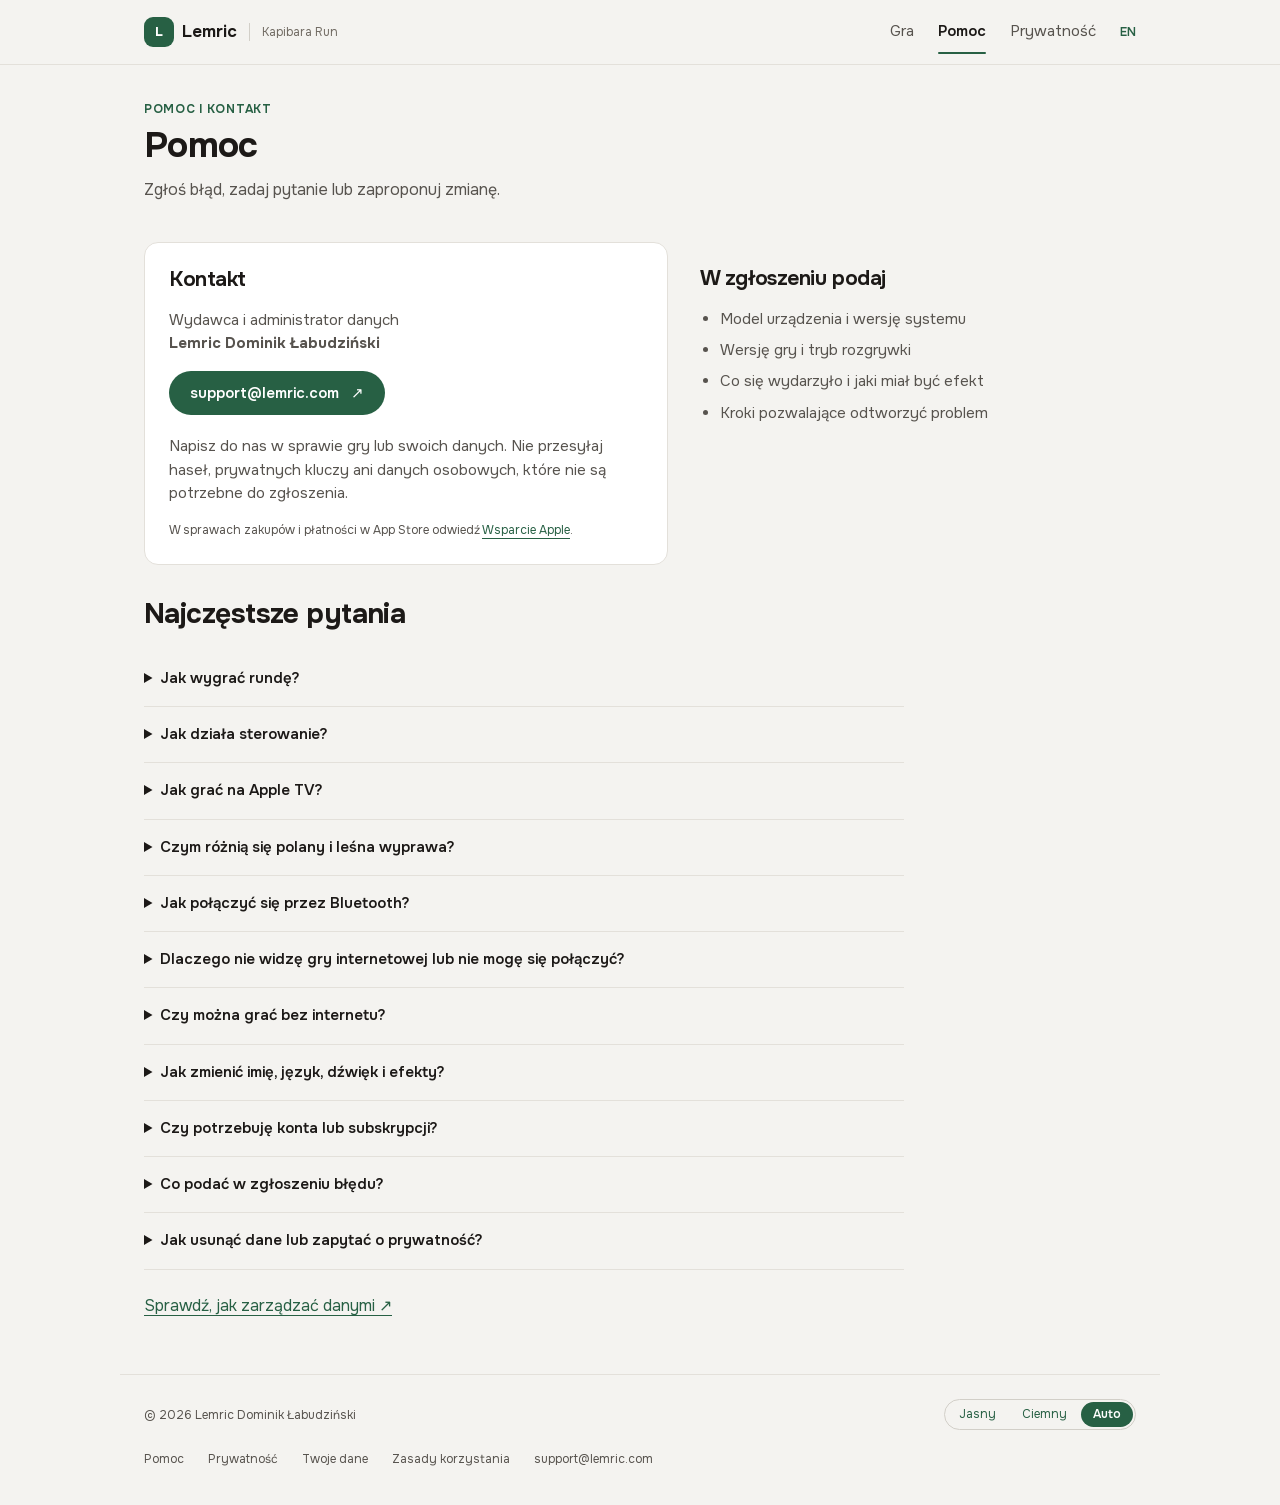
<file: support.html>
<!DOCTYPE html>

<html lang="pl">
<head>
<meta charset="utf-8"/>
<meta content="width=device-width, initial-scale=1" name="viewport"/>
<meta content="light dark" name="color-scheme"/>
<meta content="Pomoc do Kapibara Run: sterowanie na iPhonie, iPadzie, Macu i Apple TV, zasady gry i rozwiązywanie problemów. Kontakt: support@lemric.com." name="description"/>
<meta content="strict-origin-when-cross-origin" name="referrer"/>
<meta content="website" property="og:type"/>
<meta content="Pomoc i kontakt · Kapibara Run" property="og:title"/>
<meta content="Pomoc do Kapibara Run: sterowanie na iPhonie, iPadzie, Macu i Apple TV, zasady gry i rozwiązywanie problemów. Kontakt: support@lemric.com." property="og:description"/>
<title>Pomoc i kontakt · Kapibara Run</title>
<link href="assets/icon.png" rel="icon" type="image/png"/>
<link href="assets/style.css" rel="stylesheet"/>
<link href="en/support.html" hreflang="en" rel="alternate"/>
<link as="font" crossorigin="" href="assets/Onest-Latin.woff2" rel="preload" type="font/woff2"/><script src="assets/theme.js"></script></head>
<body>
<a class="skip" href="#main">Przejdź do treści</a>
<header class="masthead"><div class="masthead-inner"><a class="brand" href="index.html"><span aria-hidden="true" class="brand-mark">L</span><span>Lemric</span></a><span class="product-name">Kapibara Run</span><nav aria-label="Nawigacja główna"><a href="index.html">Gra</a><a aria-current="page" href="support.html">Pomoc</a><a href="privacy.html">Prywatność</a><a class="language" href="en/support.html" hreflang="en" lang="en">EN</a></nav></div></header>
<main class="site-main wrap" id="main"><section class="page-heading"><p class="eyebrow">POMOC I KONTAKT</p><h1>Pomoc</h1><p class="lead">Zgłoś błąd, zadaj pytanie lub zaproponuj zmianę.</p></section><div class="support-layout"><section class="contact-card"><h2>Kontakt</h2><p>Wydawca i administrator danych<br/><strong>Lemric Dominik Łabudziński</strong></p><a class="button" href="mailto:support@lemric.com?subject=Kapibara%20Run%20%E2%80%94%20Pomoc">support@lemric.com <span aria-hidden="true">↗</span></a><p>Napisz do nas w sprawie gry lub swoich danych. Nie przesyłaj haseł, prywatnych kluczy ani danych osobowych, które nie są potrzebne do zgłoszenia.</p><p class="fine">W sprawach zakupów i płatności w App Store odwiedź <a href="https://support.apple.com/billing">Wsparcie Apple</a>.</p></section><section class="report-tips"><h2>W zgłoszeniu podaj</h2><ul><li>Model urządzenia i wersję systemu</li><li>Wersję gry i tryb rozgrywki</li><li>Co się wydarzyło i jaki miał być efekt</li><li>Kroki pozwalające odtworzyć problem</li></ul></section></div><section class="section faq"><h2>Najczęstsze pytania</h2><details><summary>Jak wygrać rundę?</summary><p>Zasadź pięć kwiatów w swoim kolorze w rzędzie, kolumnie lub na jednej z dwóch przekątnych planszy. Utrzymaj tę linię przez dwie sekundy. Zatrzymanie na polu rywala usuwa jego kwiaty; sam przelot ich nie zmienia. Opuść pole i zatrzymaj się na nim ponownie, aby zasadzić własne.</p></details><details><summary>Jak działa sterowanie?</summary><p>Przytrzymaj kierunek, aby przeskoczyć kilka pól. Puść sterowanie, aby się zatrzymać. Zmieniasz tylko pole zatrzymania. Przy krawędzi planszy lub zablokowanym następnym polu kapibara zatrzymuje się sama.</p><p>Na iPhonie i iPadzie używaj okrągłego joysticka po lewej. Przesuwaj kciuk, aby zmienić kierunek. Powrót do środka lub puszczenie zatrzymuje ruch. Przytrzymaj przycisk orzecha, aby powtarzać rzuty w ostatnim kierunku.</p><p>Na Macu używaj WASD lub strzałek. Kierunek ze Spacją rzuca orzech; sama Spacja rozwija liść. Na padzie służą do tego krzyżak oraz A lub prawy spust. Orzechy są dostępne na polanach 3–6, a liście na 5 i 6.</p></details><details><summary>Jak grać na Apple TV?</summary><p>Wybierz „Graj”, ustaw polanę, tempo i komputerowych przeciwników, a potem wybierz „Ruszamy!”. Trening działa bez internetu. Kierunki na pilocie poruszają kapibarą. Przycisk wyboru rozwija liść; przytrzymany z kierunkiem rzuca orzech. Możesz też użyć pada.</p><p>Menu lub Play/Pause wstrzymuje trening. Podczas sesji sieciowej Menu kończy Twój udział. Apple TV nie obsługuje pokojów Bluetooth. Gra wymaga tvOS 17 lub nowszego.</p></details><details><summary>Czym różnią się polany i leśna wyprawa?</summary><p>Polana 1 ma tylko kwiaty. Na pozostałych polanach pojawiają się kałuże, orzechy lub liście; polana 6 łączy wszystkie te mechaniki. „Leśna wyprawa 1–6” przechodzi na następną polanę po każdej rundzie.</p><p>Pięć zwycięstw na wybranej polanie daje tytuł Przyjaciela lasu. W wyprawie potrzebujesz pięciu zwycięstw na każdej z sześciu polan.</p></details><details><summary>Jak połączyć się przez Bluetooth?</summary><p>Ten tryb działa na iPhonie, iPadzie i Macu. Włącz Bluetooth i zezwól grze na dostęp do niego. W menu wybierz „Z rodziną”. Gospodarz wybiera „Utwórz pokój” i podaje kod pozostałym graczom. Pozostali wpisują kod, wybierają „Szukaj hostów”, a następnie znaleziony pokój.</p><p>Każdy wybiera „Gotowy”, a gospodarz rozpoczyna grę przyciskiem „Ruszamy!”. W pokoju mogą grać cztery osoby łącznie z gospodarzem, każda na osobnym urządzeniu. Zostaw aplikację gospodarza na pierwszym planie i używajcie zgodnych wersji gry.</p></details><details><summary>Dlaczego nie widzę gry internetowej lub nie mogę się połączyć?</summary><p>Opcja gry internetowej jest ukryta, gdy stały serwer Lemric nie odpowiada. Sprawdź połączenie z internetem i spróbuj później. Jeśli opcja jest widoczna, ale połączenie nie działa, potrzebna może być poprawna konfiguracja zaufanego klucza przez wydawcę. Gracz nie zmienia adresu serwera ani klucza.</p><p>Trening pozostaje dostępny bez internetu. Na iPhonie, iPadzie i Macu możesz też grać przez Bluetooth.</p></details><details><summary>Czy można grać bez internetu?</summary><p>Tak. Trening na wszystkich platformach oraz rozgrywka Bluetooth na iPhonie, iPadzie i Macu działają bez internetu.</p><p>Gdy aplikacja jest aktywna i nie uczestniczy w sesji Bluetooth ani internetowej, sprawdza serwer Lemric mniej więcej co 30 sekund. Dotyczy to również ustawień i ekranów pomocy. Zapytanie rozpoczęte wcześniej może zakończyć się po wejściu do sesji. Szczegóły opisuje polityka prywatności.</p></details><details><summary>Jak zmienić imię, język, dźwięk i efekty?</summary><p>Otwórz ustawienia przyciskiem z kołem zębatym. Możesz zmienić pseudonim, wybrać polski lub angielski i ograniczyć błyski. Głośność gry i melodii ustawiasz osobno. Wibracje można zmienić na iPhonie i iPadzie. Gra zapamiętuje te ustawienia na urządzeniu.</p></details><details><summary>Czy potrzebuję konta lub subskrypcji?</summary><p>Gra nie wymaga konta. Nie ma reklam, czatu, subskrypcji ani zakupów w aplikacji. Ewentualny zakup samej aplikacji w App Store obsługuje Apple.</p></details><details><summary>Co podać w zgłoszeniu błędu?</summary><p>Podaj urządzenie, wersję systemu i gry, tryb rozgrywki oraz kroki prowadzące do problemu. Dołącz zrzut ekranu, jeśli pomoże pokazać błąd.</p><p>Na iPhonie, iPadzie i Macu możesz wstrzymać trening i wybrać „Eksport diagnostyki”. Eksport nie jest dostępny w sesjach sieciowych ani na Apple TV. Plik może zawierać pseudonimy graczy, więc sprawdź go przed wysłaniem. Gra nie wysyła go automatycznie.</p></details><details><summary>Jak usunąć dane lub zapytać o prywatność?</summary><p>Gra nie tworzy konta wymagającego usunięcia. Na stronie „Twoje dane i wybory” znajdziesz instrukcje zmiany uprawnień, usuwania ustawień i plików oraz kontaktu w sprawie danych przechowywanych przez wydawcę.</p></details><p><a class="text-link" href="privacy-choices.html">Sprawdź, jak zarządzać danymi <span aria-hidden="true">↗</span></a></p></section></main>
<footer class="footer wrap"><div class="footer-top"><p>© 2026 Lemric Dominik Łabudziński</p><div aria-label="Motyw strony" class="theme-switcher" role="group"><button aria-pressed="false" data-theme-choice="light" type="button">Jasny</button><button aria-pressed="false" data-theme-choice="dark" type="button">Ciemny</button><button aria-pressed="true" data-theme-choice="auto" type="button">Auto</button></div></div><nav aria-label="Stopka" class="footer-links"><a href="support.html">Pomoc</a><a href="privacy.html">Prywatność</a><a href="privacy-choices.html">Twoje dane</a><a href="terms.html">Zasady korzystania</a><a href="mailto:support@lemric.com">support@lemric.com</a></nav></footer>
</body>
</html>
</file>
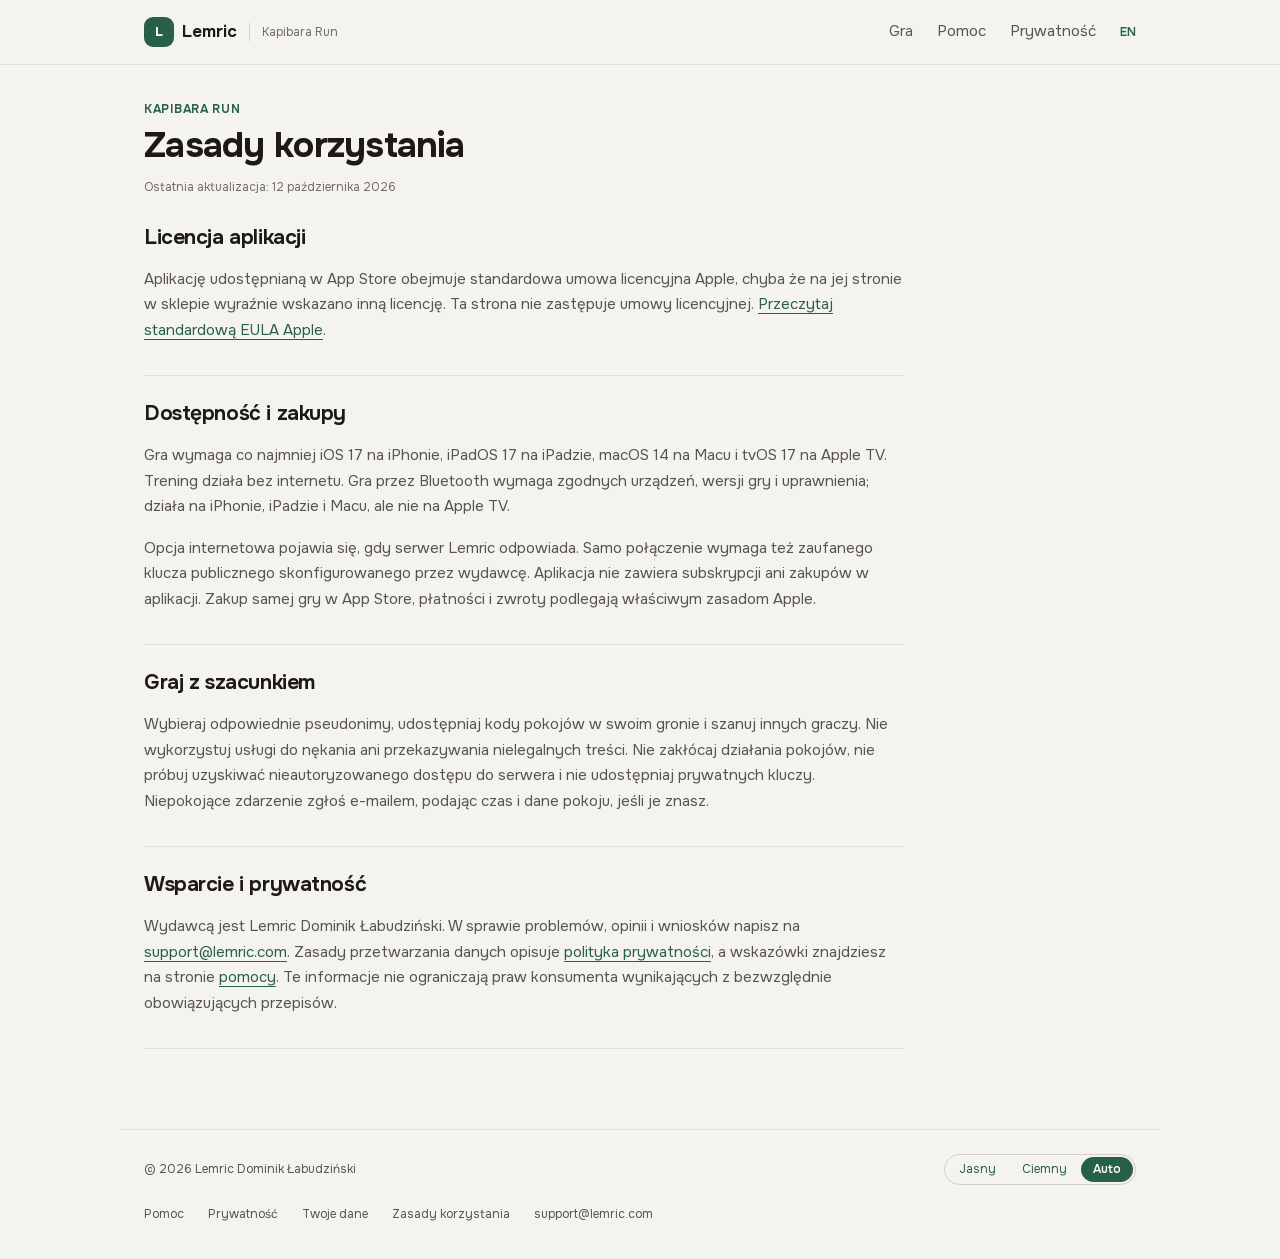
<file: terms.html>
<!DOCTYPE html>

<html lang="pl">
<head>
<meta charset="utf-8"/>
<meta content="width=device-width, initial-scale=1" name="viewport"/>
<meta content="light dark" name="color-scheme"/>
<meta content="Zasady korzystania z Kapibara Run: wymagania systemowe, licencja aplikacji, dostępność trybów sieciowych i kontakt z wydawcą." name="description"/>
<meta content="strict-origin-when-cross-origin" name="referrer"/>
<meta content="website" property="og:type"/>
<meta content="Zasady korzystania · Kapibara Run" property="og:title"/>
<meta content="Zasady korzystania z Kapibara Run: wymagania systemowe, licencja aplikacji, dostępność trybów sieciowych i kontakt z wydawcą." property="og:description"/>
<title>Zasady korzystania · Kapibara Run</title>
<link href="assets/icon.png" rel="icon" type="image/png"/>
<link href="assets/style.css" rel="stylesheet"/>
<link href="en/terms.html" hreflang="en" rel="alternate"/>
<link as="font" crossorigin="" href="assets/Onest-Latin.woff2" rel="preload" type="font/woff2"/><script src="assets/theme.js"></script></head>
<body>
<a class="skip" href="#main">Przejdź do treści</a>
<header class="masthead"><div class="masthead-inner"><a class="brand" href="index.html"><span aria-hidden="true" class="brand-mark">L</span><span>Lemric</span></a><span class="product-name">Kapibara Run</span><nav aria-label="Nawigacja główna"><a href="index.html">Gra</a><a href="support.html">Pomoc</a><a href="privacy.html">Prywatność</a><a class="language" href="en/terms.html" hreflang="en" lang="en">EN</a></nav></div></header>
<main class="site-main wrap" id="main"><section class="page-heading"><p class="eyebrow">KAPIBARA RUN</p><h1>Zasady korzystania</h1><p class="updated">Ostatnia aktualizacja: 12 października 2026</p></section><article class="legal narrow"><section><h2>Licencja aplikacji</h2><p>Aplikację udostępnianą w App Store obejmuje standardowa umowa licencyjna Apple, chyba że na jej stronie w sklepie wyraźnie wskazano inną licencję. Ta strona nie zastępuje umowy licencyjnej. <a href="https://www.apple.com/legal/internet-services/itunes/dev/stdeula/">Przeczytaj standardową EULA Apple</a>.</p></section><section><h2>Dostępność i zakupy</h2><p>Gra wymaga co najmniej iOS 17 na iPhonie, iPadOS 17 na iPadzie, macOS 14 na Macu i tvOS 17 na Apple TV. Trening działa bez internetu. Gra przez Bluetooth wymaga zgodnych urządzeń, wersji gry i uprawnienia; działa na iPhonie, iPadzie i Macu, ale nie na Apple TV.</p><p>Opcja internetowa pojawia się, gdy serwer Lemric odpowiada. Samo połączenie wymaga też zaufanego klucza publicznego skonfigurowanego przez wydawcę. Aplikacja nie zawiera subskrypcji ani zakupów w aplikacji. Zakup samej gry w App Store, płatności i zwroty podlegają właściwym zasadom Apple.</p></section><section><h2>Graj z szacunkiem</h2><p>Wybieraj odpowiednie pseudonimy, udostępniaj kody pokojów w swoim gronie i szanuj innych graczy. Nie wykorzystuj usługi do nękania ani przekazywania nielegalnych treści. Nie zakłócaj działania pokojów, nie próbuj uzyskiwać nieautoryzowanego dostępu do serwera i nie udostępniaj prywatnych kluczy. Niepokojące zdarzenie zgłoś e-mailem, podając czas i dane pokoju, jeśli je znasz.</p></section><section><h2>Wsparcie i prywatność</h2><p>Wydawcą jest Lemric Dominik Łabudziński. W sprawie problemów, opinii i wniosków napisz na <a href="mailto:support@lemric.com">support@lemric.com</a>. Zasady przetwarzania danych opisuje <a href="privacy.html">polityka prywatności</a>, a wskazówki znajdziesz na stronie <a href="support.html">pomocy</a>. Te informacje nie ograniczają praw konsumenta wynikających z bezwzględnie obowiązujących przepisów.</p></section></article></main>
<footer class="footer wrap"><div class="footer-top"><p>© 2026 Lemric Dominik Łabudziński</p><div aria-label="Motyw strony" class="theme-switcher" role="group"><button aria-pressed="false" data-theme-choice="light" type="button">Jasny</button><button aria-pressed="false" data-theme-choice="dark" type="button">Ciemny</button><button aria-pressed="true" data-theme-choice="auto" type="button">Auto</button></div></div><nav aria-label="Stopka" class="footer-links"><a href="support.html">Pomoc</a><a href="privacy.html">Prywatność</a><a href="privacy-choices.html">Twoje dane</a><a href="terms.html">Zasady korzystania</a><a href="mailto:support@lemric.com">support@lemric.com</a></nav></footer>
</body>
</html>
</file>
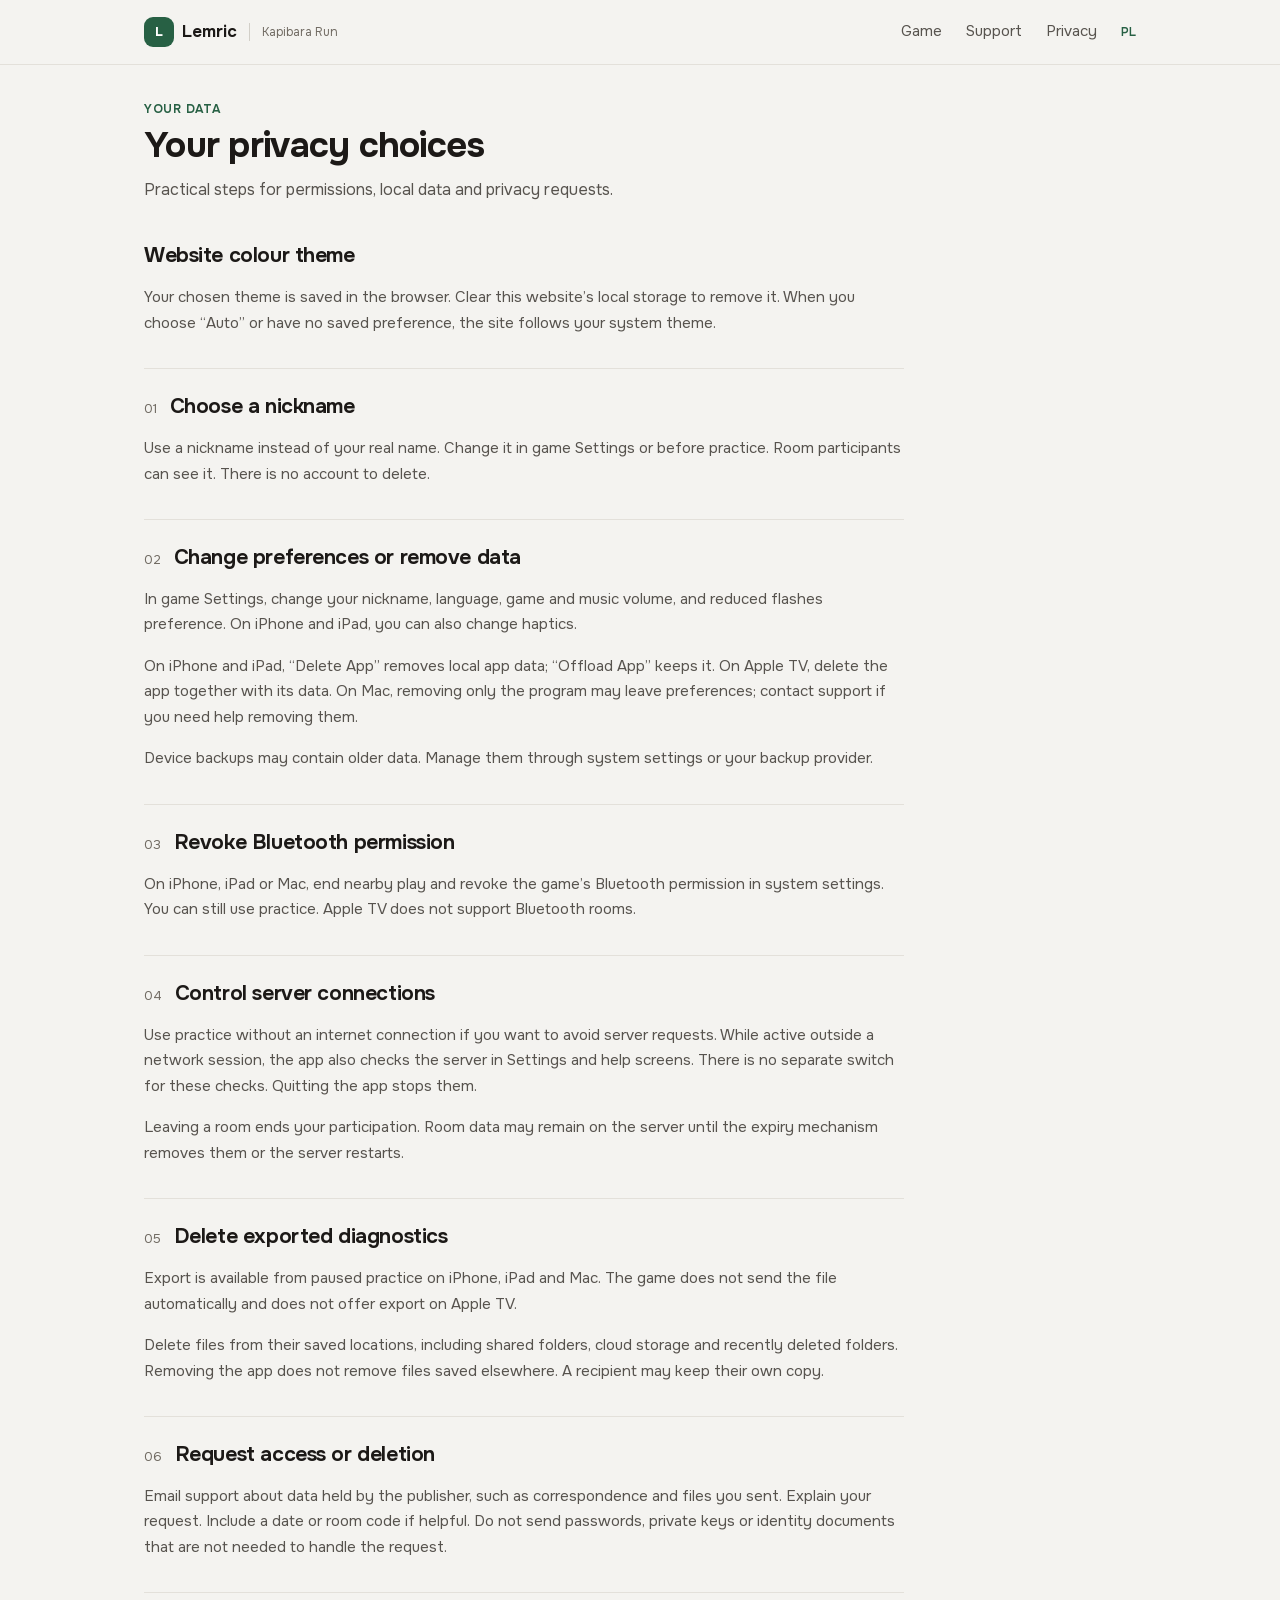
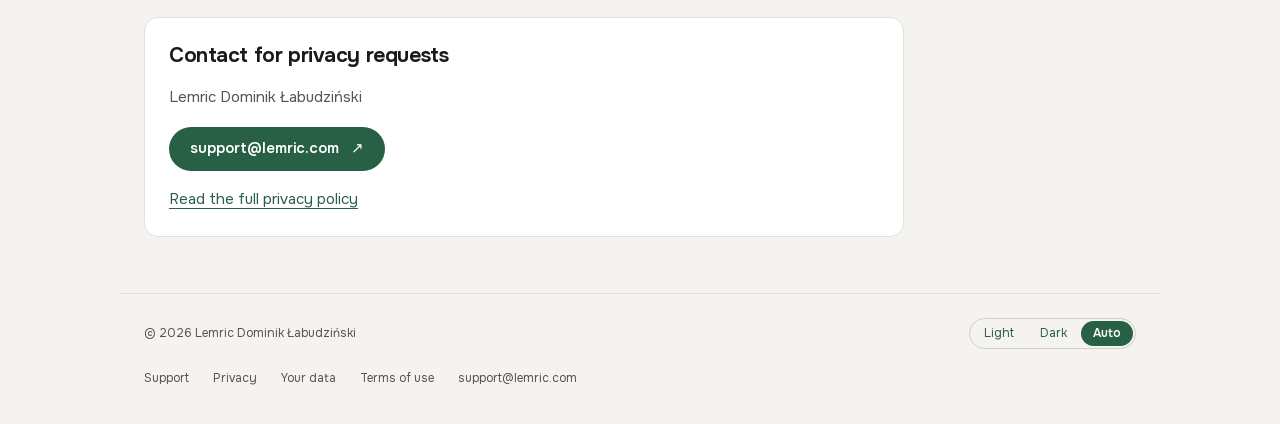
<file: en/privacy-choices.html>
<!DOCTYPE html>

<html lang="en">
<head>
<meta charset="utf-8"/>
<meta content="width=device-width, initial-scale=1" name="viewport"/>
<meta content="light dark" name="color-scheme"/>
<meta content="How to change Kapibara Run permissions and preferences, remove local data or contact the publisher about privacy." name="description"/>
<meta content="strict-origin-when-cross-origin" name="referrer"/>
<meta content="website" property="og:type"/>
<meta content="Your privacy choices · Kapibara Run" property="og:title"/>
<meta content="How to change Kapibara Run permissions and preferences, remove local data or contact the publisher about privacy." property="og:description"/>
<title>Your privacy choices · Kapibara Run</title>
<link href="../assets/icon.png" rel="icon" type="image/png"/>
<link href="../assets/style.css" rel="stylesheet"/>
<link href="../privacy-choices.html" hreflang="pl" rel="alternate"/>
<link as="font" crossorigin="" href="../assets/Onest-Latin.woff2" rel="preload" type="font/woff2"/><script src="../assets/theme.js"></script></head>
<body>
<a class="skip" href="#main">Skip to content</a>
<header class="masthead"><div class="masthead-inner"><a class="brand" href="index.html"><span aria-hidden="true" class="brand-mark">L</span><span>Lemric</span></a><span class="product-name">Kapibara Run</span><nav aria-label="Main navigation"><a href="index.html">Game</a><a href="support.html">Support</a><a href="privacy.html">Privacy</a><a class="language" href="../privacy-choices.html" hreflang="pl" lang="pl">PL</a></nav></div></header>
<main class="site-main wrap" id="main"><section class="page-heading"><p class="eyebrow">YOUR DATA</p><h1>Your privacy choices</h1><p class="lead">Practical steps for permissions, local data and privacy requests.</p></section><article class="legal narrow"><section><h2>Website colour theme</h2><p>Your chosen theme is saved in the browser. Clear this website’s local storage to remove it. When you choose “Auto” or have no saved preference, the site follows your system theme.</p></section><section><h2><span>01</span> Choose a nickname</h2><p>Use a nickname instead of your real name. Change it in game Settings or before practice. Room participants can see it. There is no account to delete.</p></section><section><h2><span>02</span> Change preferences or remove data</h2><p>In game Settings, change your nickname, language, game and music volume, and reduced flashes preference. On iPhone and iPad, you can also change haptics.</p><p>On iPhone and iPad, “Delete App” removes local app data; “Offload App” keeps it. On Apple TV, delete the app together with its data. On Mac, removing only the program may leave preferences; contact support if you need help removing them.</p><p>Device backups may contain older data. Manage them through system settings or your backup provider.</p></section><section><h2><span>03</span> Revoke Bluetooth permission</h2><p>On iPhone, iPad or Mac, end nearby play and revoke the game’s Bluetooth permission in system settings. You can still use practice. Apple TV does not support Bluetooth rooms.</p></section><section><h2><span>04</span> Control server connections</h2><p>Use practice without an internet connection if you want to avoid server requests. While active outside a network session, the app also checks the server in Settings and help screens. There is no separate switch for these checks. Quitting the app stops them.</p><p>Leaving a room ends your participation. Room data may remain on the server until the expiry mechanism removes them or the server restarts.</p></section><section><h2><span>05</span> Delete exported diagnostics</h2><p>Export is available from paused practice on iPhone, iPad and Mac. The game does not send the file automatically and does not offer export on Apple TV.</p><p>Delete files from their saved locations, including shared folders, cloud storage and recently deleted folders. Removing the app does not remove files saved elsewhere. A recipient may keep their own copy.</p></section><section><h2><span>06</span> Request access or deletion</h2><p>Email support about data held by the publisher, such as correspondence and files you sent. Explain your request. Include a date or room code if helpful. Do not send passwords, private keys or identity documents that are not needed to handle the request.</p></section><div class="legal-contact"><h2>Contact for privacy requests</h2><p>Lemric Dominik Łabudziński</p><a class="button" href="mailto:support@lemric.com?subject=Kapibara%20Run%20%E2%80%94%20Privacy">support@lemric.com <span aria-hidden="true">↗</span></a><p><a href="privacy.html">Read the full privacy policy</a></p></div></article></main>
<footer class="footer wrap"><div class="footer-top"><p>© 2026 Lemric Dominik Łabudziński</p><div aria-label="Colour theme" class="theme-switcher" role="group"><button aria-pressed="false" data-theme-choice="light" type="button">Light</button><button aria-pressed="false" data-theme-choice="dark" type="button">Dark</button><button aria-pressed="true" data-theme-choice="auto" type="button">Auto</button></div></div><nav aria-label="Footer" class="footer-links"><a href="support.html">Support</a><a href="privacy.html">Privacy</a><a href="privacy-choices.html">Your data</a><a href="terms.html">Terms of use</a><a href="mailto:support@lemric.com">support@lemric.com</a></nav></footer>
</body>
</html>
</file>
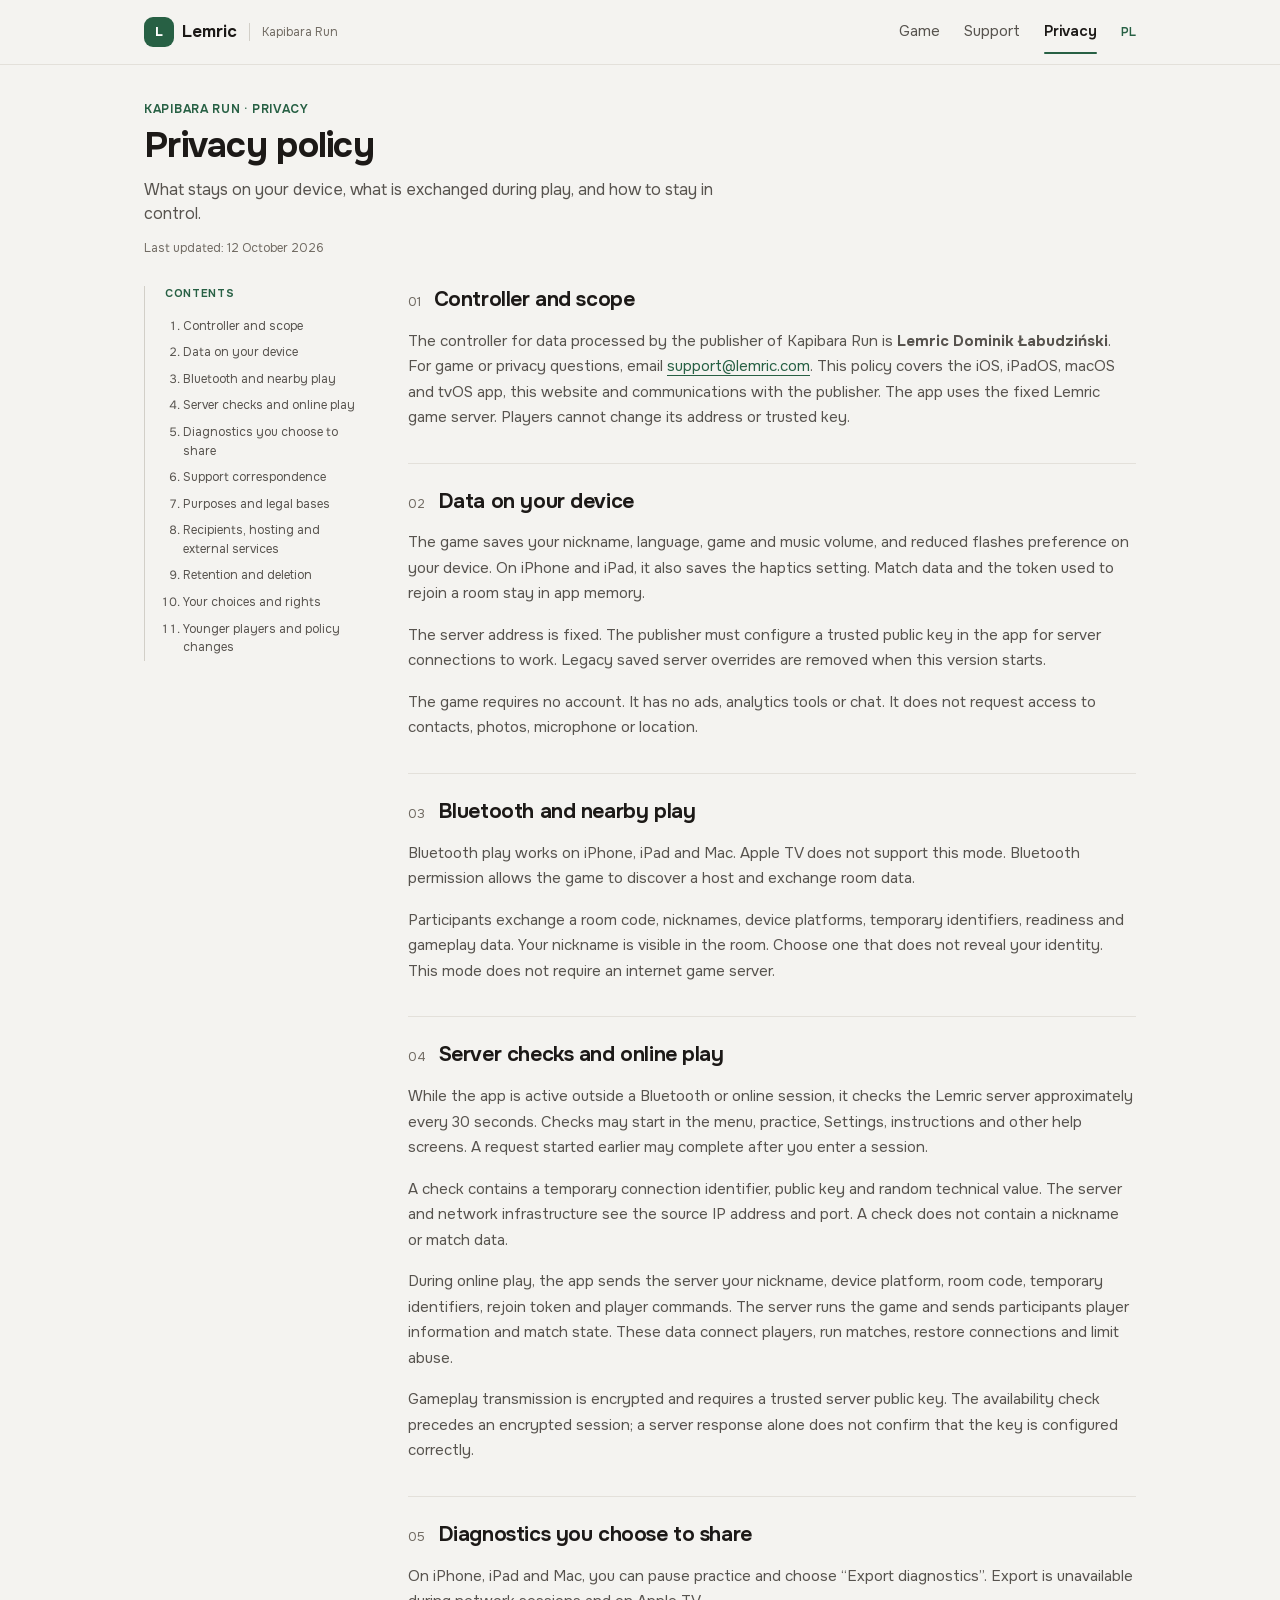
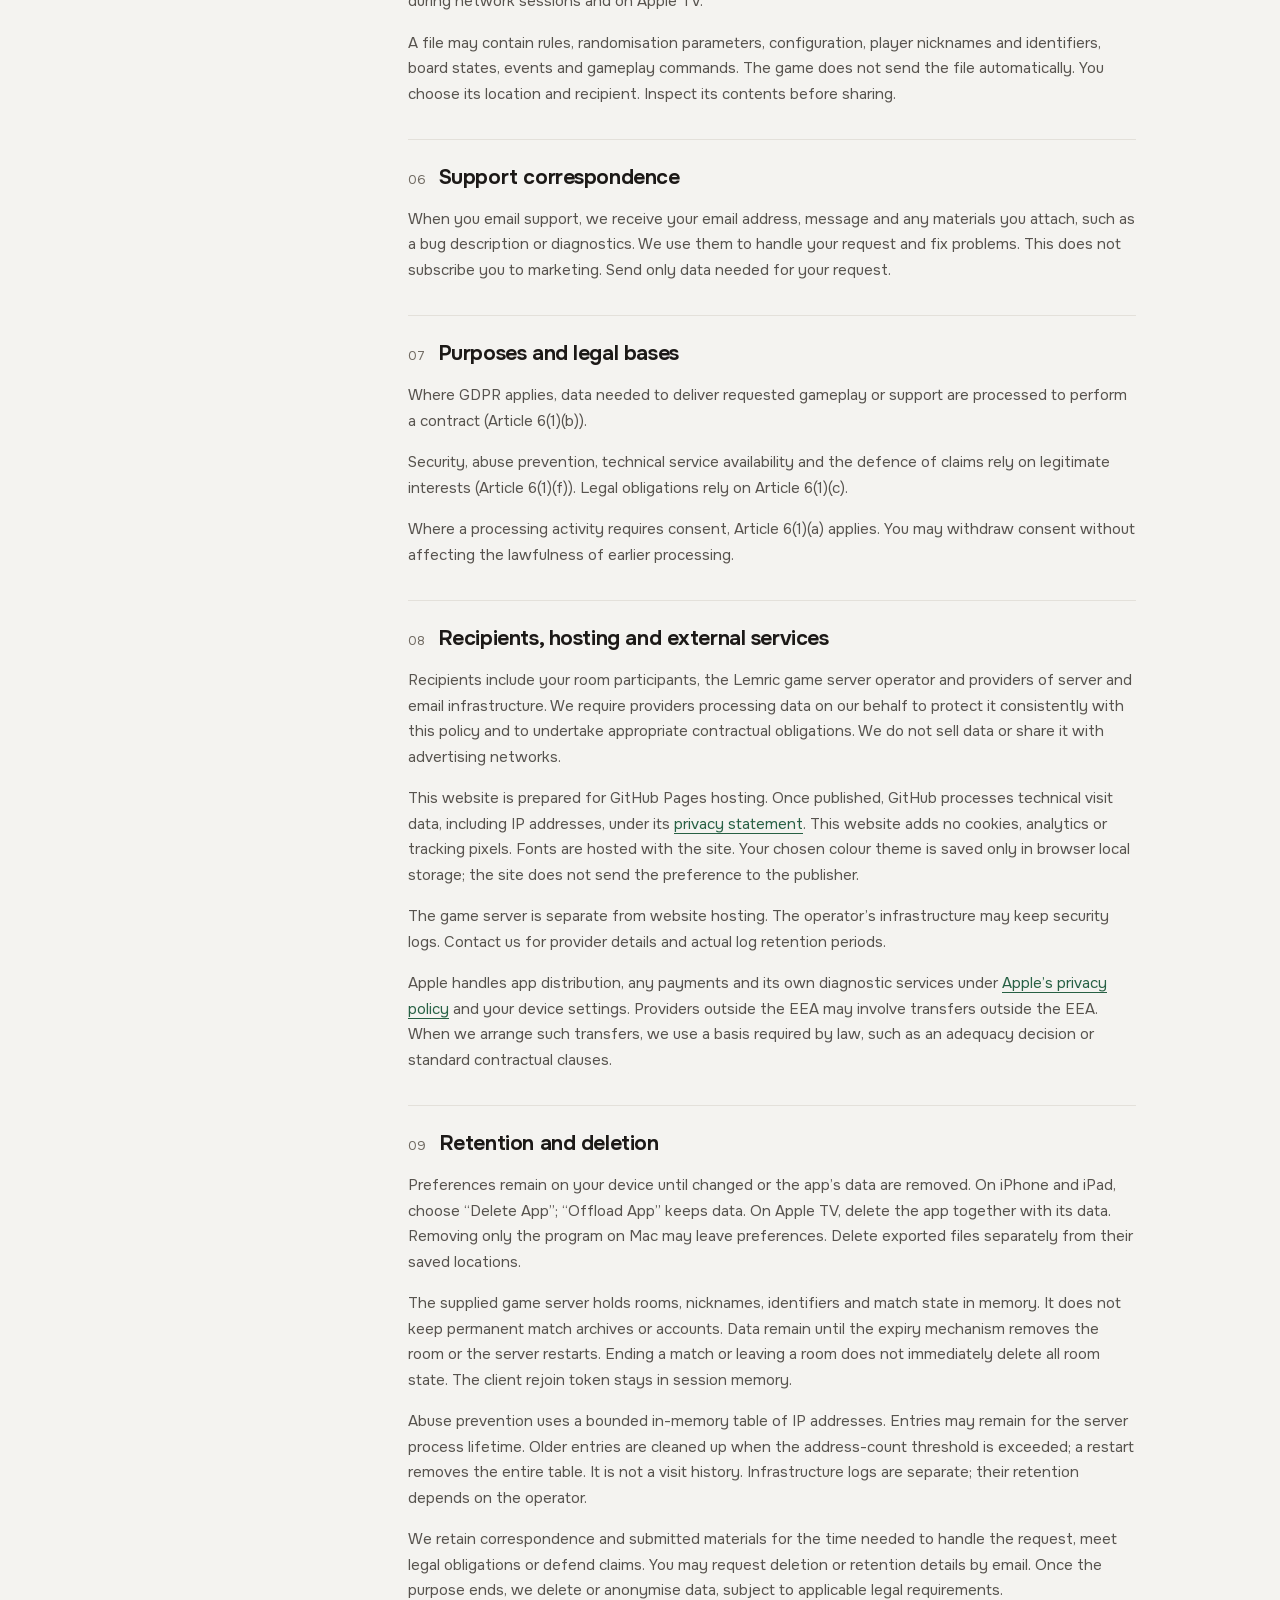
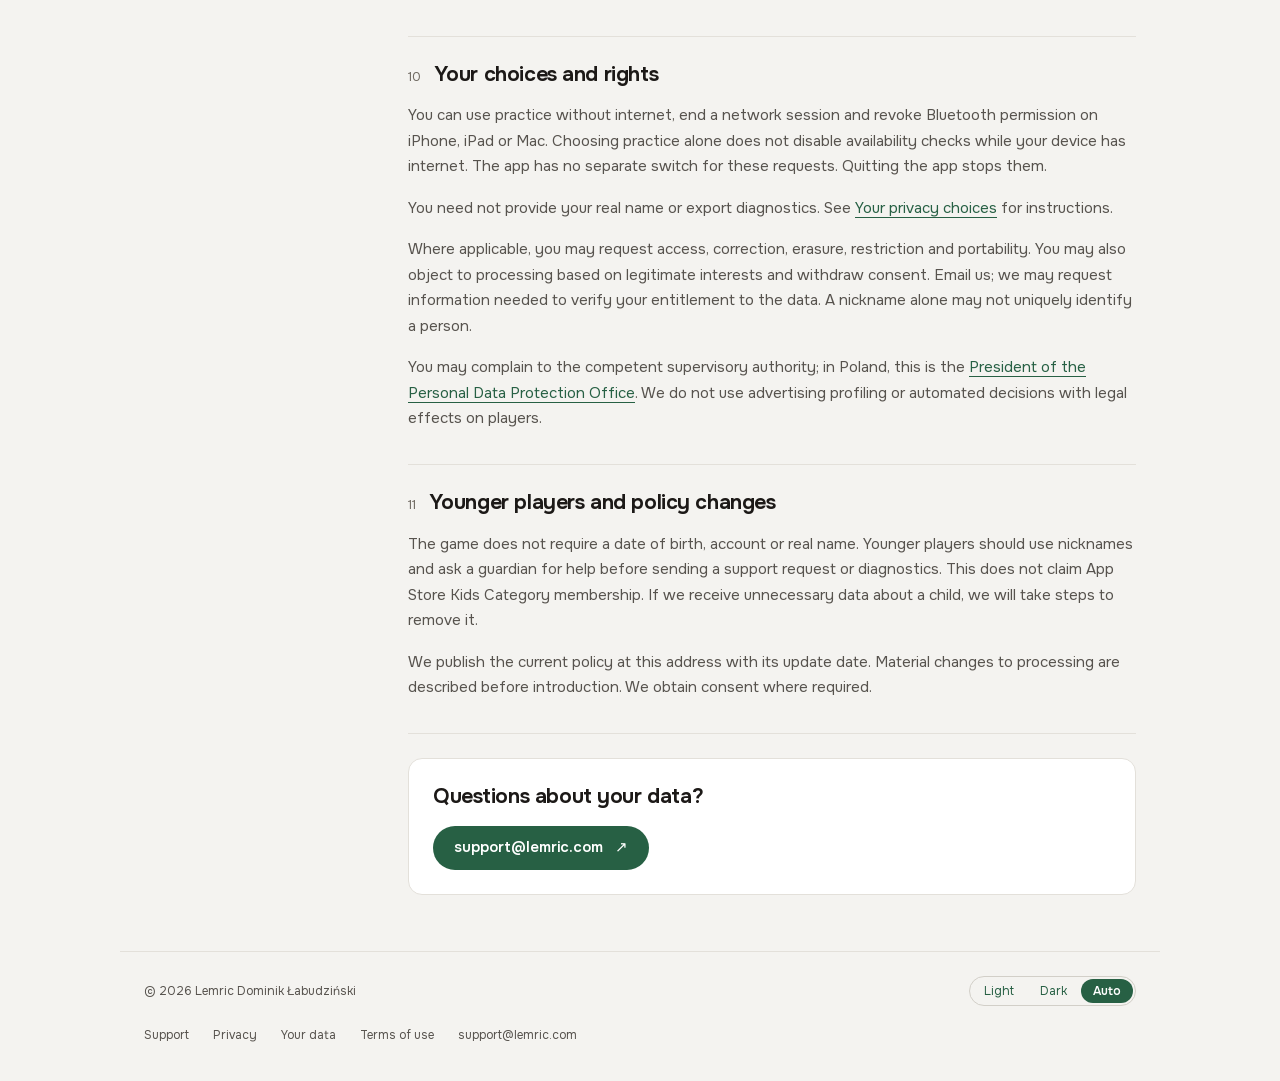
<file: en/privacy.html>
<!DOCTYPE html>

<html lang="en">
<head>
<meta charset="utf-8"/>
<meta content="width=device-width, initial-scale=1" name="viewport"/>
<meta content="light dark" name="color-scheme"/>
<meta content="Kapibara Run privacy policy for iOS, iPadOS, macOS and tvOS. Local data, Bluetooth, server connections and contact with the publisher." name="description"/>
<meta content="strict-origin-when-cross-origin" name="referrer"/>
<meta content="website" property="og:type"/>
<meta content="Privacy policy · Kapibara Run" property="og:title"/>
<meta content="Kapibara Run privacy policy for iOS, iPadOS, macOS and tvOS. Local data, Bluetooth, server connections and contact with the publisher." property="og:description"/>
<title>Privacy policy · Kapibara Run</title>
<link href="../assets/icon.png" rel="icon" type="image/png"/>
<link href="../assets/style.css" rel="stylesheet"/>
<link href="../privacy.html" hreflang="pl" rel="alternate"/>
<link as="font" crossorigin="" href="../assets/Onest-Latin.woff2" rel="preload" type="font/woff2"/><script src="../assets/theme.js"></script></head>
<body>
<a class="skip" href="#main">Skip to content</a>
<header class="masthead"><div class="masthead-inner"><a class="brand" href="index.html"><span aria-hidden="true" class="brand-mark">L</span><span>Lemric</span></a><span class="product-name">Kapibara Run</span><nav aria-label="Main navigation"><a href="index.html">Game</a><a href="support.html">Support</a><a aria-current="page" href="privacy.html">Privacy</a><a class="language" href="../privacy.html" hreflang="pl" lang="pl">PL</a></nav></div></header>
<main class="site-main wrap" id="main"><section class="page-heading"><p class="eyebrow">KAPIBARA RUN · PRIVACY</p><h1>Privacy policy</h1><p class="lead">What stays on your device, what is exchanged during play, and how to stay in control.</p><p class="updated">Last updated: 12 October 2026</p></section><div class="legal-layout"><aside class="contents"><p class="eyebrow">CONTENTS</p><ol><li><a href="#section-1">Controller and scope</a></li><li><a href="#section-2">Data on your device</a></li><li><a href="#section-3">Bluetooth and nearby play</a></li><li><a href="#section-4">Server checks and online play</a></li><li><a href="#section-5">Diagnostics you choose to share</a></li><li><a href="#section-6">Support correspondence</a></li><li><a href="#section-7">Purposes and legal bases</a></li><li><a href="#section-8">Recipients, hosting and external services</a></li><li><a href="#section-9">Retention and deletion</a></li><li><a href="#section-10">Your choices and rights</a></li><li><a href="#section-11">Younger players and policy changes</a></li></ol></aside><article class="legal"><section id="section-1"><h2><span>01</span> Controller and scope</h2><p>The controller for data processed by the publisher of Kapibara Run is <strong>Lemric Dominik Łabudziński</strong>. For game or privacy questions, email <a href="mailto:support@lemric.com">support@lemric.com</a>. This policy covers the iOS, iPadOS, macOS and tvOS app, this website and communications with the publisher. The app uses the fixed Lemric game server. Players cannot change its address or trusted key.</p></section><section id="section-2"><h2><span>02</span> Data on your device</h2><p>The game saves your nickname, language, game and music volume, and reduced flashes preference on your device. On iPhone and iPad, it also saves the haptics setting. Match data and the token used to rejoin a room stay in app memory.</p><p>The server address is fixed. The publisher must configure a trusted public key in the app for server connections to work. Legacy saved server overrides are removed when this version starts.</p><p>The game requires no account. It has no ads, analytics tools or chat. It does not request access to contacts, photos, microphone or location.</p></section><section id="section-3"><h2><span>03</span> Bluetooth and nearby play</h2><p>Bluetooth play works on iPhone, iPad and Mac. Apple TV does not support this mode. Bluetooth permission allows the game to discover a host and exchange room data.</p><p>Participants exchange a room code, nicknames, device platforms, temporary identifiers, readiness and gameplay data. Your nickname is visible in the room. Choose one that does not reveal your identity. This mode does not require an internet game server.</p></section><section id="section-4"><h2><span>04</span> Server checks and online play</h2><p>While the app is active outside a Bluetooth or online session, it checks the Lemric server approximately every 30 seconds. Checks may start in the menu, practice, Settings, instructions and other help screens. A request started earlier may complete after you enter a session.</p><p>A check contains a temporary connection identifier, public key and random technical value. The server and network infrastructure see the source IP address and port. A check does not contain a nickname or match data.</p><p>During online play, the app sends the server your nickname, device platform, room code, temporary identifiers, rejoin token and player commands. The server runs the game and sends participants player information and match state. These data connect players, run matches, restore connections and limit abuse.</p><p>Gameplay transmission is encrypted and requires a trusted server public key. The availability check precedes an encrypted session; a server response alone does not confirm that the key is configured correctly.</p></section><section id="section-5"><h2><span>05</span> Diagnostics you choose to share</h2><p>On iPhone, iPad and Mac, you can pause practice and choose “Export diagnostics”. Export is unavailable during network sessions and on Apple TV.</p><p>A file may contain rules, randomisation parameters, configuration, player nicknames and identifiers, board states, events and gameplay commands. The game does not send the file automatically. You choose its location and recipient. Inspect its contents before sharing.</p></section><section id="section-6"><h2><span>06</span> Support correspondence</h2><p>When you email support, we receive your email address, message and any materials you attach, such as a bug description or diagnostics. We use them to handle your request and fix problems. This does not subscribe you to marketing. Send only data needed for your request.</p></section><section id="section-7"><h2><span>07</span> Purposes and legal bases</h2><p>Where GDPR applies, data needed to deliver requested gameplay or support are processed to perform a contract (Article 6(1)(b)).</p><p>Security, abuse prevention, technical service availability and the defence of claims rely on legitimate interests (Article 6(1)(f)). Legal obligations rely on Article 6(1)(c).</p><p>Where a processing activity requires consent, Article 6(1)(a) applies. You may withdraw consent without affecting the lawfulness of earlier processing.</p></section><section id="section-8"><h2><span>08</span> Recipients, hosting and external services</h2><p>Recipients include your room participants, the Lemric game server operator and providers of server and email infrastructure. We require providers processing data on our behalf to protect it consistently with this policy and to undertake appropriate contractual obligations. We do not sell data or share it with advertising networks.</p><p>This website is prepared for GitHub Pages hosting. Once published, GitHub processes technical visit data, including IP addresses, under its <a href="https://docs.github.com/en/site-policy/privacy-policies/github-general-privacy-statement">privacy statement</a>. This website adds no cookies, analytics or tracking pixels. Fonts are hosted with the site. Your chosen colour theme is saved only in browser local storage; the site does not send the preference to the publisher.</p><p>The game server is separate from website hosting. The operator’s infrastructure may keep security logs. Contact us for provider details and actual log retention periods.</p><p>Apple handles app distribution, any payments and its own diagnostic services under <a href="https://www.apple.com/legal/privacy/">Apple’s privacy policy</a> and your device settings. Providers outside the EEA may involve transfers outside the EEA. When we arrange such transfers, we use a basis required by law, such as an adequacy decision or standard contractual clauses.</p></section><section id="section-9"><h2><span>09</span> Retention and deletion</h2><p>Preferences remain on your device until changed or the app’s data are removed. On iPhone and iPad, choose “Delete App”; “Offload App” keeps data. On Apple TV, delete the app together with its data. Removing only the program on Mac may leave preferences. Delete exported files separately from their saved locations.</p><p>The supplied game server holds rooms, nicknames, identifiers and match state in memory. It does not keep permanent match archives or accounts. Data remain until the expiry mechanism removes the room or the server restarts. Ending a match or leaving a room does not immediately delete all room state. The client rejoin token stays in session memory.</p><p>Abuse prevention uses a bounded in-memory table of IP addresses. Entries may remain for the server process lifetime. Older entries are cleaned up when the address-count threshold is exceeded; a restart removes the entire table. It is not a visit history. Infrastructure logs are separate; their retention depends on the operator.</p><p>We retain correspondence and submitted materials for the time needed to handle the request, meet legal obligations or defend claims. You may request deletion or retention details by email. Once the purpose ends, we delete or anonymise data, subject to applicable legal requirements.</p></section><section id="section-10"><h2><span>10</span> Your choices and rights</h2><p>You can use practice without internet, end a network session and revoke Bluetooth permission on iPhone, iPad or Mac. Choosing practice alone does not disable availability checks while your device has internet. The app has no separate switch for these requests. Quitting the app stops them.</p><p>You need not provide your real name or export diagnostics. See <a href="privacy-choices.html">Your privacy choices</a> for instructions.</p><p>Where applicable, you may request access, correction, erasure, restriction and portability. You may also object to processing based on legitimate interests and withdraw consent. Email us; we may request information needed to verify your entitlement to the data. A nickname alone may not uniquely identify a person.</p><p>You may complain to the competent supervisory authority; in Poland, this is the <a href="https://uodo.gov.pl/en">President of the Personal Data Protection Office</a>. We do not use advertising profiling or automated decisions with legal effects on players.</p></section><section id="section-11"><h2><span>11</span> Younger players and policy changes</h2><p>The game does not require a date of birth, account or real name. Younger players should use nicknames and ask a guardian for help before sending a support request or diagnostics. This does not claim App Store Kids Category membership. If we receive unnecessary data about a child, we will take steps to remove it.</p><p>We publish the current policy at this address with its update date. Material changes to processing are described before introduction. We obtain consent where required.</p></section><div class="legal-contact"><h2>Questions about your data?</h2><a class="button" href="mailto:support@lemric.com?subject=Kapibara%20Run%20%E2%80%94%20Privacy">support@lemric.com <span aria-hidden="true">↗</span></a></div></article></div></main>
<footer class="footer wrap"><div class="footer-top"><p>© 2026 Lemric Dominik Łabudziński</p><div aria-label="Colour theme" class="theme-switcher" role="group"><button aria-pressed="false" data-theme-choice="light" type="button">Light</button><button aria-pressed="false" data-theme-choice="dark" type="button">Dark</button><button aria-pressed="true" data-theme-choice="auto" type="button">Auto</button></div></div><nav aria-label="Footer" class="footer-links"><a href="support.html">Support</a><a href="privacy.html">Privacy</a><a href="privacy-choices.html">Your data</a><a href="terms.html">Terms of use</a><a href="mailto:support@lemric.com">support@lemric.com</a></nav></footer>
</body>
</html>
</file>
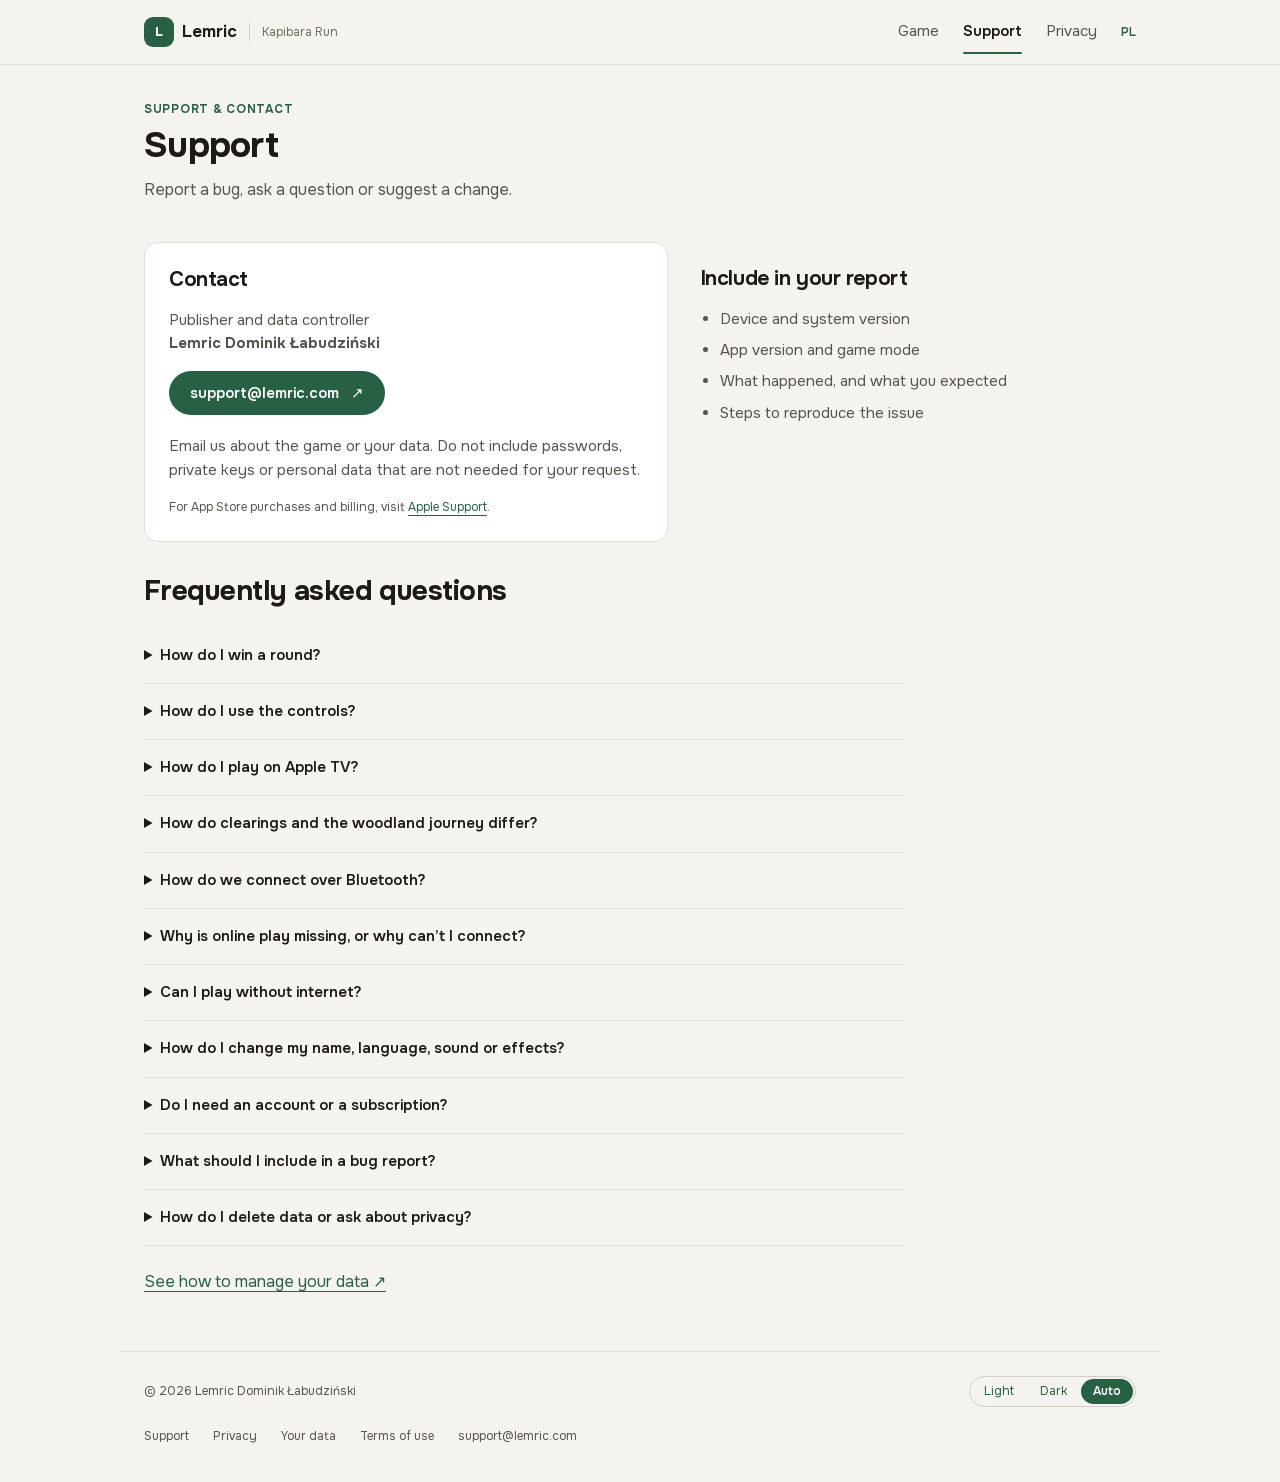
<file: en/support.html>
<!DOCTYPE html>

<html lang="en">
<head>
<meta charset="utf-8"/>
<meta content="width=device-width, initial-scale=1" name="viewport"/>
<meta content="light dark" name="color-scheme"/>
<meta content="Kapibara Run support: controls on iPhone, iPad, Mac and Apple TV, game rules and troubleshooting. Contact: support@lemric.com." name="description"/>
<meta content="strict-origin-when-cross-origin" name="referrer"/>
<meta content="website" property="og:type"/>
<meta content="Support and contact · Kapibara Run" property="og:title"/>
<meta content="Kapibara Run support: controls on iPhone, iPad, Mac and Apple TV, game rules and troubleshooting. Contact: support@lemric.com." property="og:description"/>
<title>Support and contact · Kapibara Run</title>
<link href="../assets/icon.png" rel="icon" type="image/png"/>
<link href="../assets/style.css" rel="stylesheet"/>
<link href="../support.html" hreflang="pl" rel="alternate"/>
<link as="font" crossorigin="" href="../assets/Onest-Latin.woff2" rel="preload" type="font/woff2"/><script src="../assets/theme.js"></script></head>
<body>
<a class="skip" href="#main">Skip to content</a>
<header class="masthead"><div class="masthead-inner"><a class="brand" href="index.html"><span aria-hidden="true" class="brand-mark">L</span><span>Lemric</span></a><span class="product-name">Kapibara Run</span><nav aria-label="Main navigation"><a href="index.html">Game</a><a aria-current="page" href="support.html">Support</a><a href="privacy.html">Privacy</a><a class="language" href="../support.html" hreflang="pl" lang="pl">PL</a></nav></div></header>
<main class="site-main wrap" id="main"><section class="page-heading"><p class="eyebrow">SUPPORT &amp; CONTACT</p><h1>Support</h1><p class="lead">Report a bug, ask a question or suggest a change.</p></section><div class="support-layout"><section class="contact-card"><h2>Contact</h2><p>Publisher and data controller<br/><strong>Lemric Dominik Łabudziński</strong></p><a class="button" href="mailto:support@lemric.com?subject=Kapibara%20Run%20%E2%80%94%20Support">support@lemric.com <span aria-hidden="true">↗</span></a><p>Email us about the game or your data. Do not include passwords, private keys or personal data that are not needed for your request.</p><p class="fine">For App Store purchases and billing, visit <a href="https://support.apple.com/billing">Apple Support</a>.</p></section><section class="report-tips"><h2>Include in your report</h2><ul><li>Device and system version</li><li>App version and game mode</li><li>What happened, and what you expected</li><li>Steps to reproduce the issue</li></ul></section></div><section class="section faq"><h2>Frequently asked questions</h2><details><summary>How do I win a round?</summary><p>Plant five flowers of your colour in a row, column or either full diagonal. Hold that line for two seconds. Landing on an opponent’s tile clears their flowers; crossing it leaves them unchanged. Leave the tile and land there again to plant your own.</p></details><details><summary>How do I use the controls?</summary><p>Hold a direction to cross several tiles. Release to land. Only the landing tile changes. The capybara stops automatically at the board’s edge or when the next tile is blocked.</p><p>On iPhone and iPad, use the circular joystick on the left. Slide your thumb to change direction. Returning to the centre or releasing stops movement. Hold Walnut to repeat throws in your last direction.</p><p>On Mac, use WASD or arrow keys. Direction with Space throws a walnut; Space alone opens a leaf. On a controller, use the D-pad and A or the right trigger. Walnuts are available in clearings 3–6, leaves in 5 and 6.</p></details><details><summary>How do I play on Apple TV?</summary><p>Choose “Play”, set the clearing, pace and computer opponents, then choose “Let’s go!”. Practice works without internet. Directions on the remote move the capybara. Select opens a leaf; held with a direction, it throws a walnut. A controller is also supported.</p><p>Menu or Play/Pause pauses practice. During a network session, Menu ends your participation. Apple TV does not support Bluetooth rooms. Requires tvOS 17 or later.</p></details><details><summary>How do clearings and the woodland journey differ?</summary><p>Clearing 1 has flowers only. Other clearings feature puddles, walnuts or leaves; clearing 6 combines them all. “Woodland trail 1–6” advances to the next clearing after each round.</p><p>Five wins on a chosen clearing earn the “Friend of the forest!” title. In the journey, you need five wins on each of the six clearings.</p></details><details><summary>How do we connect over Bluetooth?</summary><p>This mode works on iPhone, iPad and Mac. Enable Bluetooth and grant the game access. Choose “With family” in the menu. The host chooses “Create room” and shares the code. Other players enter the code, choose “Search for hosts”, then select the discovered room.</p><p>Everyone chooses “Ready”, then the host starts with “Let’s go!”. Up to four people including the host can play, each on their own device. Keep the host app in the foreground and use compatible game versions.</p></details><details><summary>Why is online play missing, or why can’t I connect?</summary><p>The online option is hidden when the fixed Lemric server does not respond. Check your internet connection and try again later. If the option is visible but connecting fails, the publisher may need to correct the trusted key configuration. Players cannot change the server address or key.</p><p>Practice remains available without internet. On iPhone, iPad and Mac, you can also play over Bluetooth.</p></details><details><summary>Can I play without internet?</summary><p>Yes. Practice on all platforms and Bluetooth play on iPhone, iPad and Mac work without internet.</p><p>While the app is active outside a Bluetooth or online session, it checks the Lemric server approximately every 30 seconds. This also applies to Settings and help screens. An earlier request may complete after you enter a session. See the privacy policy for details.</p></details><details><summary>How do I change my name, language, sound or effects?</summary><p>Open Settings with the gear button. You can change your nickname, choose Polish or English and reduce flashes. Game and music volume have separate controls. Haptics can be changed on iPhone and iPad. The game saves these preferences on your device.</p></details><details><summary>Do I need an account or a subscription?</summary><p>The game requires no account. It has no ads, chat, subscriptions or in-app purchases. Any purchase of the app itself on the App Store is handled by Apple.</p></details><details><summary>What should I include in a bug report?</summary><p>Include your device, system and app versions, game mode and steps to reproduce the problem. Attach a screenshot if it helps explain the issue.</p><p>On iPhone, iPad and Mac, pause practice and choose “Export diagnostics”. Export is unavailable in network sessions and on Apple TV. The file may contain player nicknames, so inspect it before sending. The game does not send it automatically.</p></details><details><summary>How do I delete data or ask about privacy?</summary><p>There is no account to delete. “Your privacy choices” explains how to change permissions, remove preferences and files, and contact us about data held by the publisher.</p></details><p><a class="text-link" href="privacy-choices.html">See how to manage your data <span aria-hidden="true">↗</span></a></p></section></main>
<footer class="footer wrap"><div class="footer-top"><p>© 2026 Lemric Dominik Łabudziński</p><div aria-label="Colour theme" class="theme-switcher" role="group"><button aria-pressed="false" data-theme-choice="light" type="button">Light</button><button aria-pressed="false" data-theme-choice="dark" type="button">Dark</button><button aria-pressed="true" data-theme-choice="auto" type="button">Auto</button></div></div><nav aria-label="Footer" class="footer-links"><a href="support.html">Support</a><a href="privacy.html">Privacy</a><a href="privacy-choices.html">Your data</a><a href="terms.html">Terms of use</a><a href="mailto:support@lemric.com">support@lemric.com</a></nav></footer>
</body>
</html>
</file>
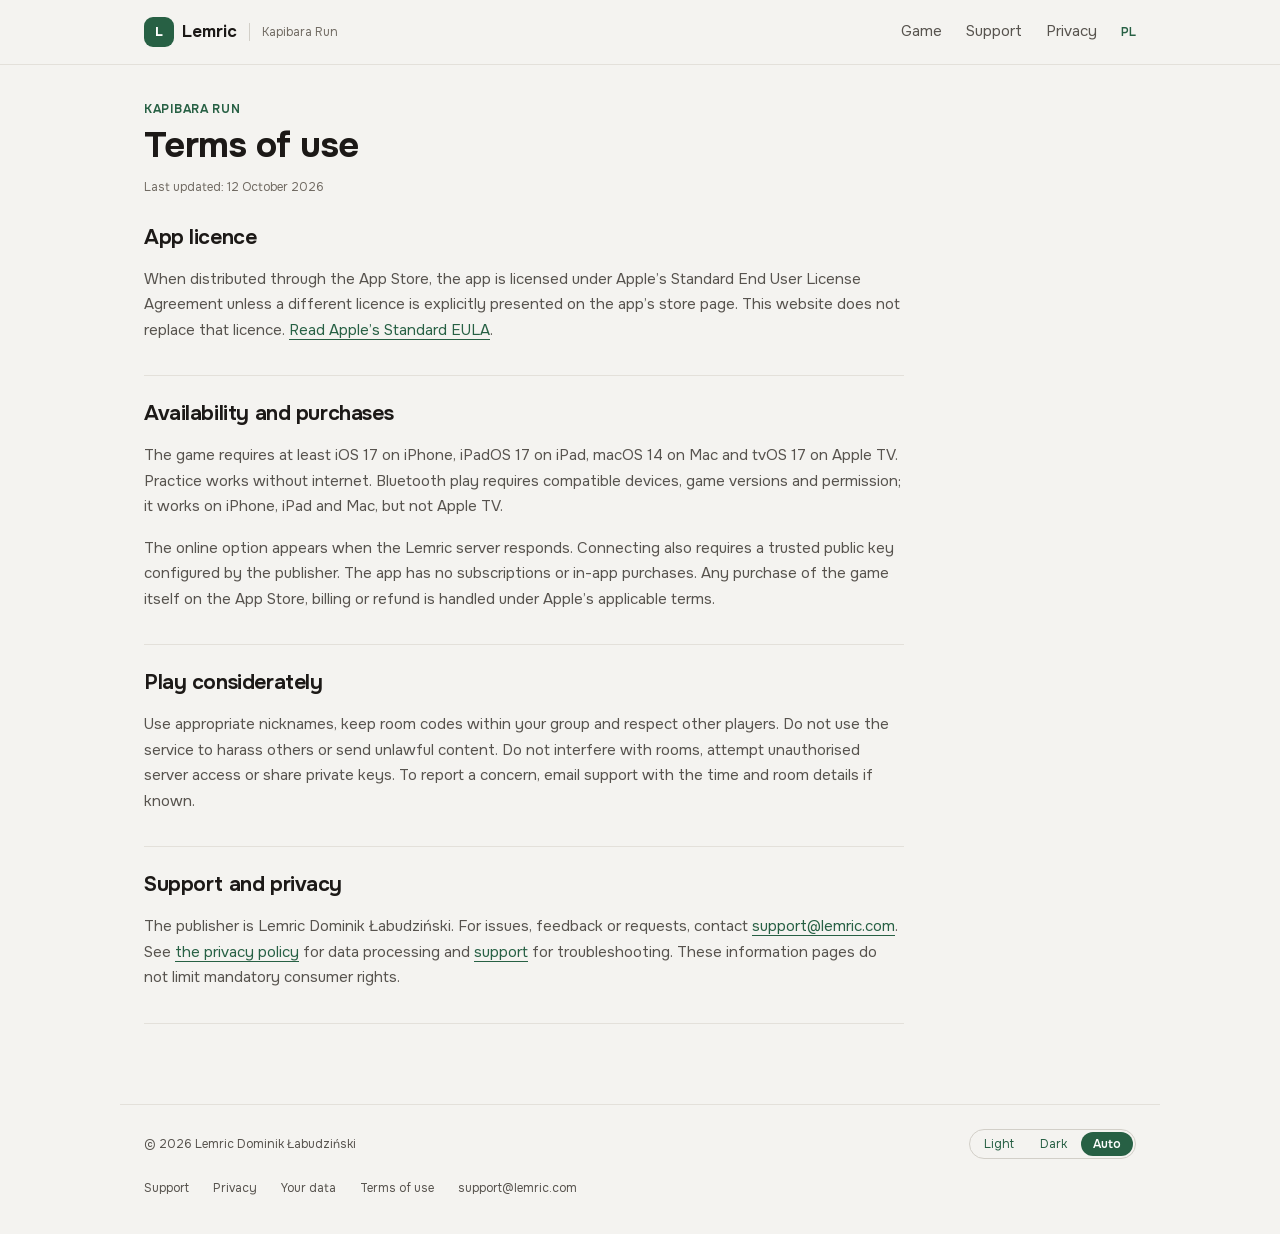
<file: en/terms.html>
<!DOCTYPE html>

<html lang="en">
<head>
<meta charset="utf-8"/>
<meta content="width=device-width, initial-scale=1" name="viewport"/>
<meta content="light dark" name="color-scheme"/>
<meta content="Kapibara Run terms of use: system requirements, app licence, network mode availability and contact with the publisher." name="description"/>
<meta content="strict-origin-when-cross-origin" name="referrer"/>
<meta content="website" property="og:type"/>
<meta content="Terms of use · Kapibara Run" property="og:title"/>
<meta content="Kapibara Run terms of use: system requirements, app licence, network mode availability and contact with the publisher." property="og:description"/>
<title>Terms of use · Kapibara Run</title>
<link href="../assets/icon.png" rel="icon" type="image/png"/>
<link href="../assets/style.css" rel="stylesheet"/>
<link href="../terms.html" hreflang="pl" rel="alternate"/>
<link as="font" crossorigin="" href="../assets/Onest-Latin.woff2" rel="preload" type="font/woff2"/><script src="../assets/theme.js"></script></head>
<body>
<a class="skip" href="#main">Skip to content</a>
<header class="masthead"><div class="masthead-inner"><a class="brand" href="index.html"><span aria-hidden="true" class="brand-mark">L</span><span>Lemric</span></a><span class="product-name">Kapibara Run</span><nav aria-label="Main navigation"><a href="index.html">Game</a><a href="support.html">Support</a><a href="privacy.html">Privacy</a><a class="language" href="../terms.html" hreflang="pl" lang="pl">PL</a></nav></div></header>
<main class="site-main wrap" id="main"><section class="page-heading"><p class="eyebrow">KAPIBARA RUN</p><h1>Terms of use</h1><p class="updated">Last updated: 12 October 2026</p></section><article class="legal narrow"><section><h2>App licence</h2><p>When distributed through the App Store, the app is licensed under Apple’s Standard End User License Agreement unless a different licence is explicitly presented on the app’s store page. This website does not replace that licence. <a href="https://www.apple.com/legal/internet-services/itunes/dev/stdeula/">Read Apple’s Standard EULA</a>.</p></section><section><h2>Availability and purchases</h2><p>The game requires at least iOS 17 on iPhone, iPadOS 17 on iPad, macOS 14 on Mac and tvOS 17 on Apple TV. Practice works without internet. Bluetooth play requires compatible devices, game versions and permission; it works on iPhone, iPad and Mac, but not Apple TV.</p><p>The online option appears when the Lemric server responds. Connecting also requires a trusted public key configured by the publisher. The app has no subscriptions or in-app purchases. Any purchase of the game itself on the App Store, billing or refund is handled under Apple’s applicable terms.</p></section><section><h2>Play considerately</h2><p>Use appropriate nicknames, keep room codes within your group and respect other players. Do not use the service to harass others or send unlawful content. Do not interfere with rooms, attempt unauthorised server access or share private keys. To report a concern, email support with the time and room details if known.</p></section><section><h2>Support and privacy</h2><p>The publisher is Lemric Dominik Łabudziński. For issues, feedback or requests, contact <a href="mailto:support@lemric.com">support@lemric.com</a>. See <a href="privacy.html">the privacy policy</a> for data processing and <a href="support.html">support</a> for troubleshooting. These information pages do not limit mandatory consumer rights.</p></section></article></main>
<footer class="footer wrap"><div class="footer-top"><p>© 2026 Lemric Dominik Łabudziński</p><div aria-label="Colour theme" class="theme-switcher" role="group"><button aria-pressed="false" data-theme-choice="light" type="button">Light</button><button aria-pressed="false" data-theme-choice="dark" type="button">Dark</button><button aria-pressed="true" data-theme-choice="auto" type="button">Auto</button></div></div><nav aria-label="Footer" class="footer-links"><a href="support.html">Support</a><a href="privacy.html">Privacy</a><a href="privacy-choices.html">Your data</a><a href="terms.html">Terms of use</a><a href="mailto:support@lemric.com">support@lemric.com</a></nav></footer>
</body>
</html>
</file>
<file: assets/style.css>
@charset "UTF-8";
/* Shared Onest typography, dimensions and surfaces from labudzinski.com / lemric.com.
   Kapibara Run uses green accents. All URLs are relative for GitHub Project Pages. */
@font-face {
  font-family: Onest; font-style: normal; font-weight: 100 900; font-display: swap;
  src: url('Onest-LatinExt.woff2') format('woff2');
  unicode-range: U+0100-02BA,U+02BD-02C5,U+02C7-02CC,U+02CE-02D7,U+02DD-02FF,U+0304,U+0308,U+0329,U+1D00-1DBF,U+1E00-1E9F,U+1EF2-1EFF,U+2020,U+20A0-20AB,U+20AD-20C4,U+2113,U+2C60-2C7F,U+A720-A7FF;
}
@font-face {
  font-family: Onest; font-style: normal; font-weight: 100 900; font-display: swap;
  src: url('Onest-Latin.woff2') format('woff2');
  unicode-range: U+0000-00FF,U+0131,U+0152-0153,U+02BB-02BC,U+02C6,U+02DA,U+02DC,U+0304,U+0308,U+0329,U+2000-206F,U+20AC,U+2122,U+2191,U+2193,U+2212,U+2215,U+FEFF,U+FFFD;
}
:root {
  color-scheme: light;
  --font: Onest, 'Segoe UI', 'Helvetica Neue', Helvetica, Arial, sans-serif;
  --surface: #f4f3f0; --surface-raised: #fff; --surface-sunken: #eae8e3;
  --border: #d2cfc8; --border-soft: #e3e0da;
  --text: #1c1917; --text-secondary: #57534e; --text-tertiary: #716b63;
  --accent: #276044; --accent-hover: #1c4b32; --accent-contrast: #fff;
  --accent-tint: rgb(39 96 68 / 8%);
  --segment-fill: #276044; --segment-ink: #fff;
  --radius-sm: 6px; --radius-md: 10px; --radius-lg: 14px; --radius-full: 999px;
  --measure-page: 1040px; --measure-text: 68ch; --nav-height: 64px;
  --space-1: 4px; --space-2: 8px; --space-3: 12px; --space-4: 16px;
  --space-5: 24px; --space-6: 32px; --space-7: 48px; --space-8: 64px;
}
:root[data-theme='dark'] {
  color-scheme: dark;
  --surface: #14181f; --surface-raised: #1c222d; --surface-sunken: #0e1116;
  --border: #2e3642; --border-soft: #232a35;
  --text: #f4f2ee; --text-secondary: #b0aaa2; --text-tertiary: #a59f97;
  --accent: #7ebf97; --accent-hover: #a4d6b6; --accent-contrast: #10251a;
  --accent-tint: rgb(126 191 151 / 10%);
  --segment-fill: #276044; --segment-ink: #fff;
}
@media (prefers-color-scheme: dark) {
  :root:not([data-theme='light']) {
    color-scheme: dark;
    --surface: #14181f; --surface-raised: #1c222d; --surface-sunken: #0e1116;
    --border: #2e3642; --border-soft: #232a35;
    --text: #f4f2ee; --text-secondary: #b0aaa2; --text-tertiary: #a59f97;
    --accent: #7ebf97; --accent-hover: #a4d6b6; --accent-contrast: #10251a;
    --accent-tint: rgb(126 191 151 / 10%);
    --segment-fill: #276044; --segment-ink: #fff;
  }
}
*, *::before, *::after { box-sizing: border-box; }
html { scroll-behavior: smooth; scroll-padding-top: 88px; background: var(--surface); color: var(--text); }
body { margin: 0; font: 400 16px/1.55 var(--font); background: var(--surface); color: var(--text); -webkit-font-smoothing: antialiased; -webkit-text-size-adjust: 100%; }
button { font: inherit; cursor: pointer; }
a { color: var(--accent); text-decoration: none; text-underline-offset: 4px; }
a:hover { color: var(--accent-hover); text-decoration: underline; }
.legal p a, .contact-card p a, .faq p a { text-decoration: underline; }
a:focus-visible, button:focus-visible, summary:focus-visible { outline: 2px solid var(--accent); outline-offset: 4px; }
::selection { background: var(--accent); color: var(--accent-contrast); }
h1, h2, h3 { margin: 0; color: var(--text); text-wrap: pretty; }
h1 { font: 700 40px/1.12 var(--font); letter-spacing: -.02em; }
h2 { font: 700 28px/1.22 var(--font); letter-spacing: -.02em; margin-bottom: 20px; }
h3 { font: 650 21px/1.28 var(--font); letter-spacing: -.01em; margin-bottom: 12px; }
p { margin: 0 0 16px; color: var(--text-secondary); }
img { display: block; max-width: 100%; height: auto; }
.wrap { max-width: var(--measure-page); width: 100%; padding-inline: 24px; margin-inline: auto; }
.site-main { min-height: calc(100dvh - 200px); padding-top: 24px; padding-bottom: 32px; }
.skip { position: fixed; top: -100px; left: 16px; z-index: 100; padding: 12px 16px; border-radius: 6px; background: var(--accent); color: var(--accent-contrast); }
.skip:focus { top: 8px; }
.masthead { position: sticky; top: 0; z-index: 30; background: var(--surface); border-bottom: 1px solid var(--border-soft); }
.masthead-inner { max-width: var(--measure-page); min-height: var(--nav-height); margin: auto; padding: 0 24px; display: flex; align-items: center; gap: 12px; }
.brand { display: inline-flex; align-items: center; gap: 8px; color: var(--text); font: 650 17px/1.35 var(--font); white-space: nowrap; }
.brand:hover { color: var(--text); text-decoration: none; }
.brand-mark { display: grid; place-items: center; width: 30px; height: 30px; border-radius: 9px; background: var(--accent); color: var(--accent-contrast); font-size: 13px; font-weight: 750; }
.product-name { color: var(--text-tertiary); font-size: 12px; padding-left: 12px; border-left: 1px solid var(--border); white-space: nowrap; }
.masthead nav { display: flex; align-items: center; gap: 24px; margin-left: auto; font-size: 15px; }
.masthead nav a { position: relative; display: block; padding: 20px 0; color: var(--text-secondary); }
.masthead nav a:hover { color: var(--text); text-decoration: none; }
.masthead nav a[aria-current='page'] { color: var(--text); font-weight: 600; }
.masthead nav a[aria-current='page']::after { content: ''; position: absolute; left: 0; right: 0; bottom: 10px; height: 2px; border-radius: 2px; background: var(--accent); }
.masthead nav .language { color: var(--accent); font-size: 12px; font-weight: 600; }
.eyebrow { margin: 0 0 12px; color: var(--accent); font: 650 12px/1.35 var(--font); letter-spacing: .06em; text-transform: uppercase; }
.lead { font-size: 16px; line-height: 1.55; max-width: 58ch; }
.product-hero { display: grid; grid-template-columns: minmax(0, .82fr) minmax(0, 1.18fr); align-items: center; gap: 48px; padding: 40px 0 48px; }
.product-hero .lead { margin: 16px 0 24px; }
.actions { display: flex; align-items: center; flex-wrap: wrap; gap: 12px; }
.store-action { margin-bottom: 8px; }
.button { display: inline-flex; align-items: center; justify-content: center; gap: 12px; min-height: 44px; padding: 10px 20px; border: 1px solid transparent; border-radius: var(--radius-full); background: var(--accent); color: var(--accent-contrast); font: 590 15px/1.45 var(--font); overflow-wrap: anywhere; }
.button:hover { background: var(--accent-hover); color: var(--accent-contrast); text-decoration: none; }
.button-quiet { background: transparent; color: var(--accent); }
.button-quiet:hover { background: var(--accent-tint); color: var(--accent); }
.hero-note { margin: 12px 0 0; color: var(--text-tertiary); font-size: 12px; }
.product-preview { margin: 0; overflow: hidden; border: 1px solid var(--border); border-radius: var(--radius-lg); background: var(--surface-raised); }
.preview-bar { display: flex; align-items: center; gap: 7px; padding: 12px 16px; border-bottom: 1px solid var(--border-soft); }
.preview-bar>span { width: 8px; height: 8px; border-radius: 50%; background: var(--border); }
.preview-bar small { margin-left: auto; color: var(--text-tertiary); font-size: 12px; }
.product-preview img { width: 100%; background: url('forest.webp') center / cover; }
.product-preview figcaption { padding: 10px 16px; color: var(--text-tertiary); font-size: 12px; border-top: 1px solid var(--border-soft); }
.screenshot-carousel { min-width: 0; }
.carousel-track { position: relative; display: flex; overflow-x: auto; scroll-snap-type: x mandatory; overscroll-behavior-x: contain; }
.carousel-track:focus-visible { outline: 2px solid var(--accent); outline-offset: -2px; }
.carousel-slide { flex: 0 0 100%; min-width: 0; margin: 0; scroll-snap-align: start; }
.carousel-slide a { display: block; cursor: zoom-in; }
.carousel-slide a:focus-visible { outline-offset: -3px; }
.screenshot-carousel img { aspect-ratio: 8 / 5; object-fit: contain; background: none; }
.carousel-controls { display: none; align-items: center; justify-content: center; gap: 8px; padding: 4px 12px; border-top: 1px solid var(--border-soft); }
[data-carousel-ready] .carousel-controls { display: flex; }
.carousel-controls button { display: grid; place-items: center; width: 44px; height: 44px; border: 0; border-radius: var(--radius-sm); background: transparent; color: var(--accent); font-size: 20px; }
.carousel-controls button:hover { background: var(--accent-tint); }
.carousel-dots { display: flex; }
.carousel-dots button { width: 32px; }
.carousel-dots span { width: 7px; height: 7px; border-radius: 50%; border: 1px solid var(--text-tertiary); }
.carousel-dots [aria-pressed='true'] span { background: var(--accent); border-color: var(--accent); }
.carousel-count { color: var(--text-tertiary); font-size: 12px; font-variant-numeric: tabular-nums; white-space: nowrap; }
.carousel-hint { margin: 0; padding: 0 16px 12px; font-size: 11px; color: var(--text-tertiary); }
.screenshot-dialog { padding: 0; border: 1px solid var(--border); border-radius: var(--radius-lg); max-width: min(1280px, calc(100vw - 24px)); width: 1280px; max-height: calc(100dvh - 24px); color: var(--text); background: var(--surface-raised); }
.screenshot-dialog::backdrop { background: rgb(0 0 0 / 78%); }
.dialog-content { padding: 12px; }
.dialog-close { display: flex; align-items: center; gap: 12px; margin: 0 0 12px auto; min-height: 44px; padding: 8px 16px; border: 1px solid var(--border); border-radius: var(--radius-full); background: var(--surface-raised); color: var(--accent); font-size: 13px; }
.dialog-close:hover { background: var(--accent-tint); }
.screenshot-dialog figure { margin: 0; }
.screenshot-dialog img { width: 100%; max-height: calc(100dvh - 150px); }
.screenshot-dialog figcaption { text-align: center; border: 0; padding-bottom: 0; }
.feature-strip { display: flex; flex-wrap: wrap; gap: 12px 32px; list-style: none; margin: 0 0 40px; padding: 16px 0; border-block: 1px solid var(--border-soft); color: var(--text-secondary); font-size: 13px; }
.page-section { margin-bottom: 40px; }
.cards-grid { display: grid; grid-template-columns: repeat(3, minmax(0, 1fr)); gap: 20px; }
.info-card { padding: 24px; background: var(--surface-raised); border: 1px solid var(--border-soft); border-radius: var(--radius-lg); min-width: 0; }
.info-card p { font-size: 15px; }
.info-card p:last-child { margin: 0; }
.info-card h2 { font: 650 21px/1.28 var(--font); margin-bottom: 12px; }
.rules-layout { display: grid; grid-template-columns: minmax(0, 1fr) minmax(0, 1fr); gap: 40px; padding-top: 12px; }
.rules-layout p, .rules-list { color: var(--text-secondary); font-size: 15px; }
.rules-list { margin: 0; padding-left: 22px; }
.rules-list li { padding: 0 0 14px 4px; }
.requirements { color: var(--text-tertiary); font-size: 13px !important; padding-top: 12px; border-top: 1px solid var(--border-soft); }
.details-grid { display: grid; grid-template-columns: 1fr 1fr; gap: 20px; }
.page-heading { padding: 12px 0 28px; }
.page-heading h1 { font-size: 36px; margin-bottom: 12px; }
.page-heading .lead { margin-bottom: 12px; }
.page-heading>.eyebrow { margin-bottom: 8px; }
.updated { color: var(--text-tertiary); font-size: 12px; margin: 0; }
.support-layout { display: grid; grid-template-columns: minmax(0, 1.2fr) minmax(0, 1fr); gap: 32px; align-items: start; margin-bottom: 32px; }
.contact-card { background: var(--surface-raised); border: 1px solid var(--border-soft); border-radius: var(--radius-lg); padding: 24px; }
.contact-card h2, .report-tips h2 { font-size: 21px; font-weight: 650; margin-bottom: 16px; }
.contact-card p, .report-tips ul { font-size: 15px; }
.contact-card .button { margin-bottom: 20px; max-width: 100%; }
.contact-card .fine { font-size: 12px; margin-bottom: 0; }
.report-tips { padding: 24px 0; }
.report-tips ul { padding-left: 20px; margin: 0; color: var(--text-secondary); }
.report-tips li { margin-bottom: 8px; }
.faq { max-width: 760px; margin: 0 0 24px; }
.faq>.eyebrow { display: none; }
.faq details { padding: 16px 0; border-bottom: 1px solid var(--border-soft); }
.faq summary { cursor: pointer; font-weight: 590; font-size: 15px; }
.faq details p { font-size: 15px; margin: 12px 0 0; }
.faq>p { margin-top: 24px; }
.legal-layout { display: grid; grid-template-columns: 224px minmax(0, 1fr); gap: 40px; align-items: start; }
.contents { position: sticky; top: 88px; border-left: 1px solid var(--border); padding-left: 20px; }
.contents .eyebrow { font-size: 11px; }
.contents ol { padding-left: 18px; margin: 0; font-size: 12px; color: var(--text-secondary); }
.contents li { padding-block: 4px; }
.contents a { color: var(--text-secondary); }
.contents a:hover { color: var(--accent); }
.legal { min-width: 0; padding-bottom: 24px; overflow-wrap: anywhere; }
.legal.narrow { max-width: 760px; }
.legal section { border-bottom: 1px solid var(--border-soft); padding-bottom: 16px; margin-bottom: 24px; }
.legal h2 { font-size: 21px; line-height: 1.28; font-weight: 650; margin-bottom: 16px; }
.legal h2 span { color: var(--text-tertiary); font-weight: 400; font-size: 13px; margin-right: 8px; }
.legal p { font-size: 15px; line-height: 1.7; }
.legal-contact { background: var(--surface-raised); padding: 24px; border: 1px solid var(--border-soft); border-radius: var(--radius-lg); }
.legal-contact .button { max-width: 100%; }
.legal-contact p:last-child { margin-top: 16px; margin-bottom: 0; }
.footer { border-top: 1px solid var(--border-soft); padding-block: 24px 32px; font-size: 12px; color: var(--text-secondary); }
.footer-top { display: flex; align-items: center; justify-content: space-between; flex-wrap: wrap; gap: 16px; }
.footer-top p { margin: 0; }
.footer-links { display: flex; align-items: center; flex-wrap: wrap; gap: 8px 24px; margin-top: 16px; }
.footer-links a { color: var(--text-secondary); padding-block: 4px; }
.footer-links a:hover { color: var(--accent); }
.theme-switcher { display: none; align-items: center; gap: 2px; padding: 2px; border: 1px solid var(--border); border-radius: var(--radius-full); }
.js .theme-switcher { display: inline-flex; }
.theme-switcher button { padding: 4px 12px; border: 0; border-radius: var(--radius-full); color: var(--accent); background: transparent; font: 400 12px/1.4 var(--font); }
.theme-switcher button:hover { background: var(--accent-tint); }
.theme-switcher button[aria-pressed='true'] { color: var(--segment-ink); background: var(--segment-fill); font-weight: 590; }
@media (max-width: 760px) {
  .product-hero { gap: 24px; grid-template-columns: 1fr; padding: 16px 0 28px; }
  .product-hero h1 { font-size: 36px; }
  .cards-grid { grid-template-columns: 1fr; gap: 16px; }
  .rules-layout { gap: 24px; }
  .legal-layout { grid-template-columns: 1fr; gap: 24px; }
  .contents { position: static; border: 1px solid var(--border-soft); border-radius: var(--radius-md); padding: 20px; }
  .contents ol { columns: 2; column-gap: 24px; }
  .contents li { break-inside: avoid; }
}
@media (max-width: 560px) {
  html { scroll-padding-top: 128px; }
  .wrap, .masthead-inner { padding-inline: 16px; }
  .masthead-inner { flex-wrap: wrap; gap: 0 12px; padding-top: 12px; }
  .masthead nav { width: 100%; justify-content: space-between; margin-left: 0; gap: 16px; }
  .masthead nav a { padding: 14px 0; font-size: 13px; }
  .masthead nav a[aria-current='page']::after { bottom: 6px; }
  .product-name { font-size: 11px; }
  .site-main { padding-top: 16px; }
  h1, .page-heading h1, .product-hero h1 { font-size: 28px; }
  h2 { font-size: 24px; }
  .feature-strip { gap: 8px 24px; margin-bottom: 28px; font-size: 12px; }
  .info-card, .contact-card, .legal-contact { padding: 20px; }
  .rules-layout, .details-grid, .support-layout { grid-template-columns: 1fr; gap: 24px; }
  .report-tips { padding-block: 0; }
  .contents ol { columns: 1; }
  .footer-top { flex-direction: column; align-items: flex-start; }
  .footer-links { gap: 8px 20px; }
  .page-section { margin-bottom: 32px; }
}
@media (prefers-reduced-motion: reduce) { html { scroll-behavior: auto; } }
@media print {
  :root, :root[data-theme], :root:not([data-theme='light']) { color-scheme: light; --surface: #fff; --text: #111; --text-secondary: #333; --text-tertiary: #444; --accent: #276044; --surface-raised: #fff; --border-soft: #ddd; }
  .masthead, .footer, .contents, .skip, .actions { display: none; }
  .site-main { max-width: none; min-height: 0; }
  .legal-layout, .product-hero { display: block; }
  .product-preview { max-width: 400px; }
  .carousel-controls, .carousel-hint, .screenshot-dialog { display: none !important; }
  .button { background: transparent; color: #111; border-color: #777; }
}
</file>
